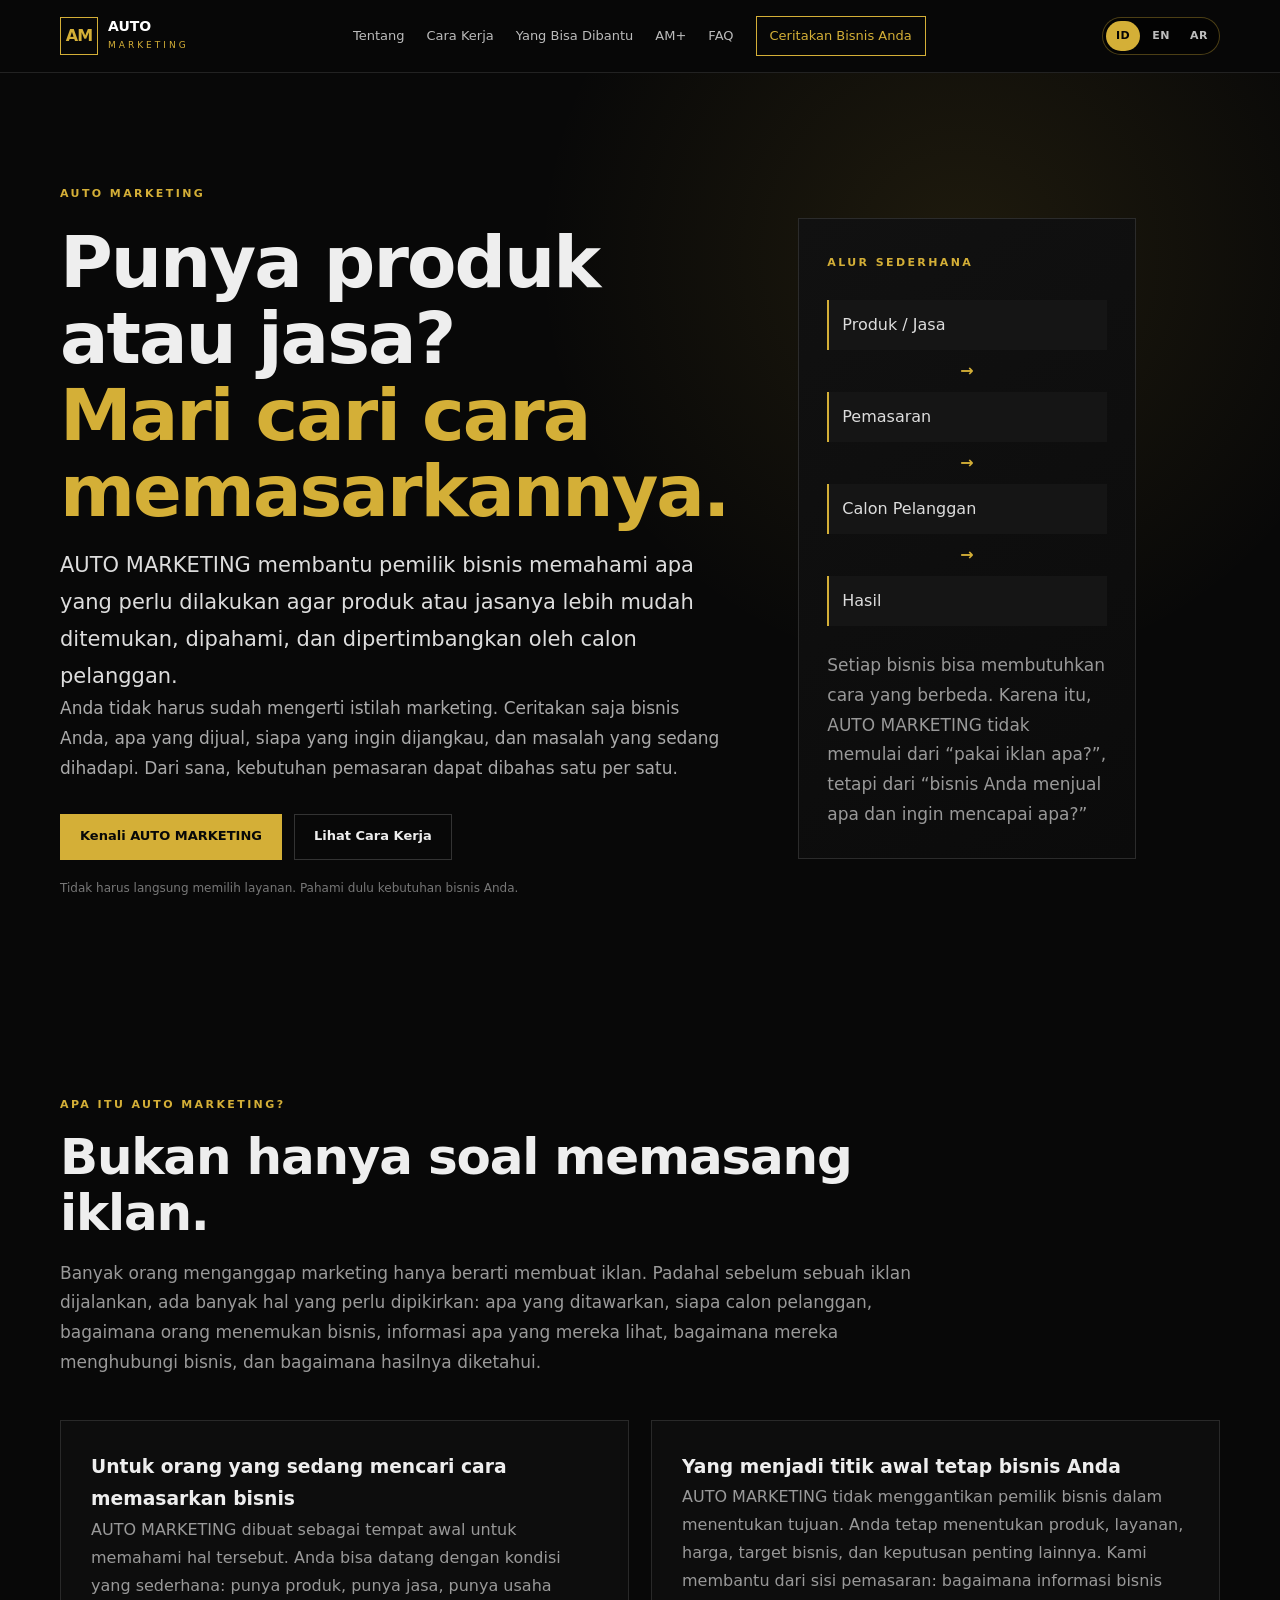
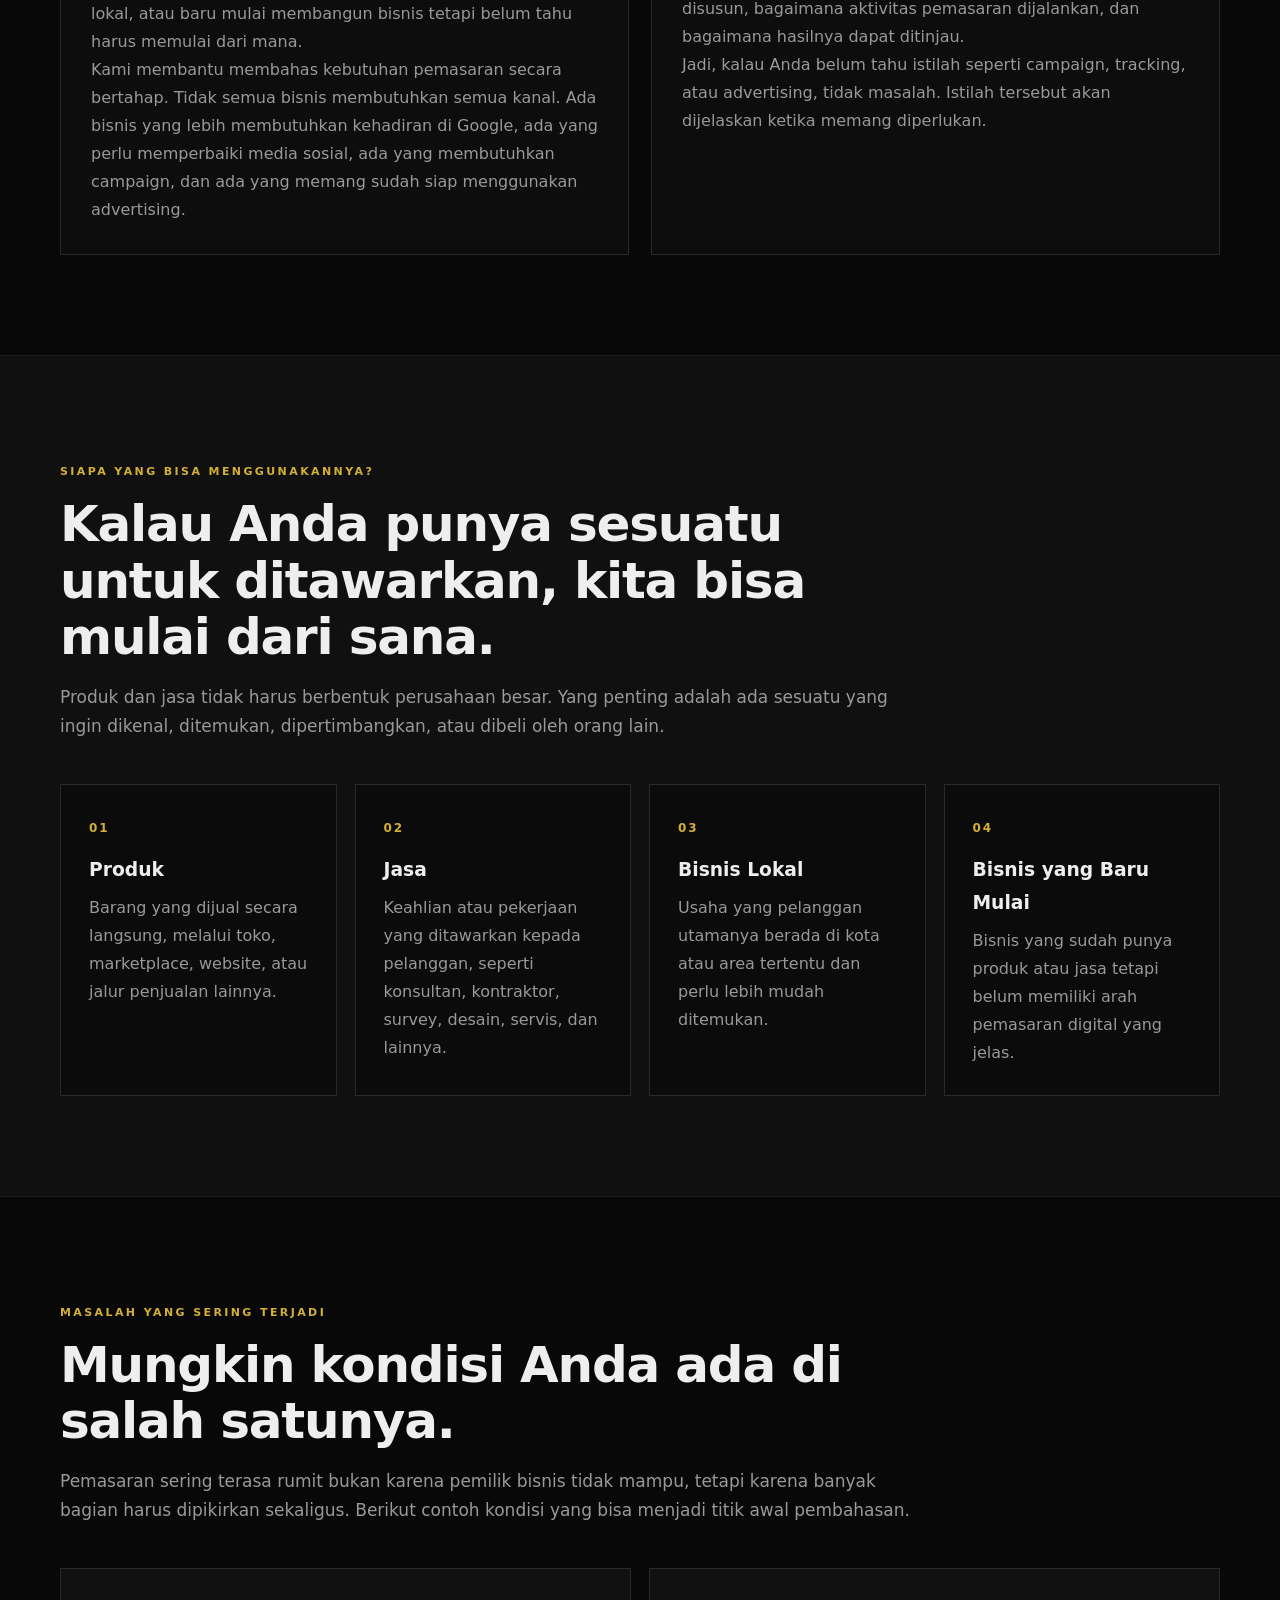
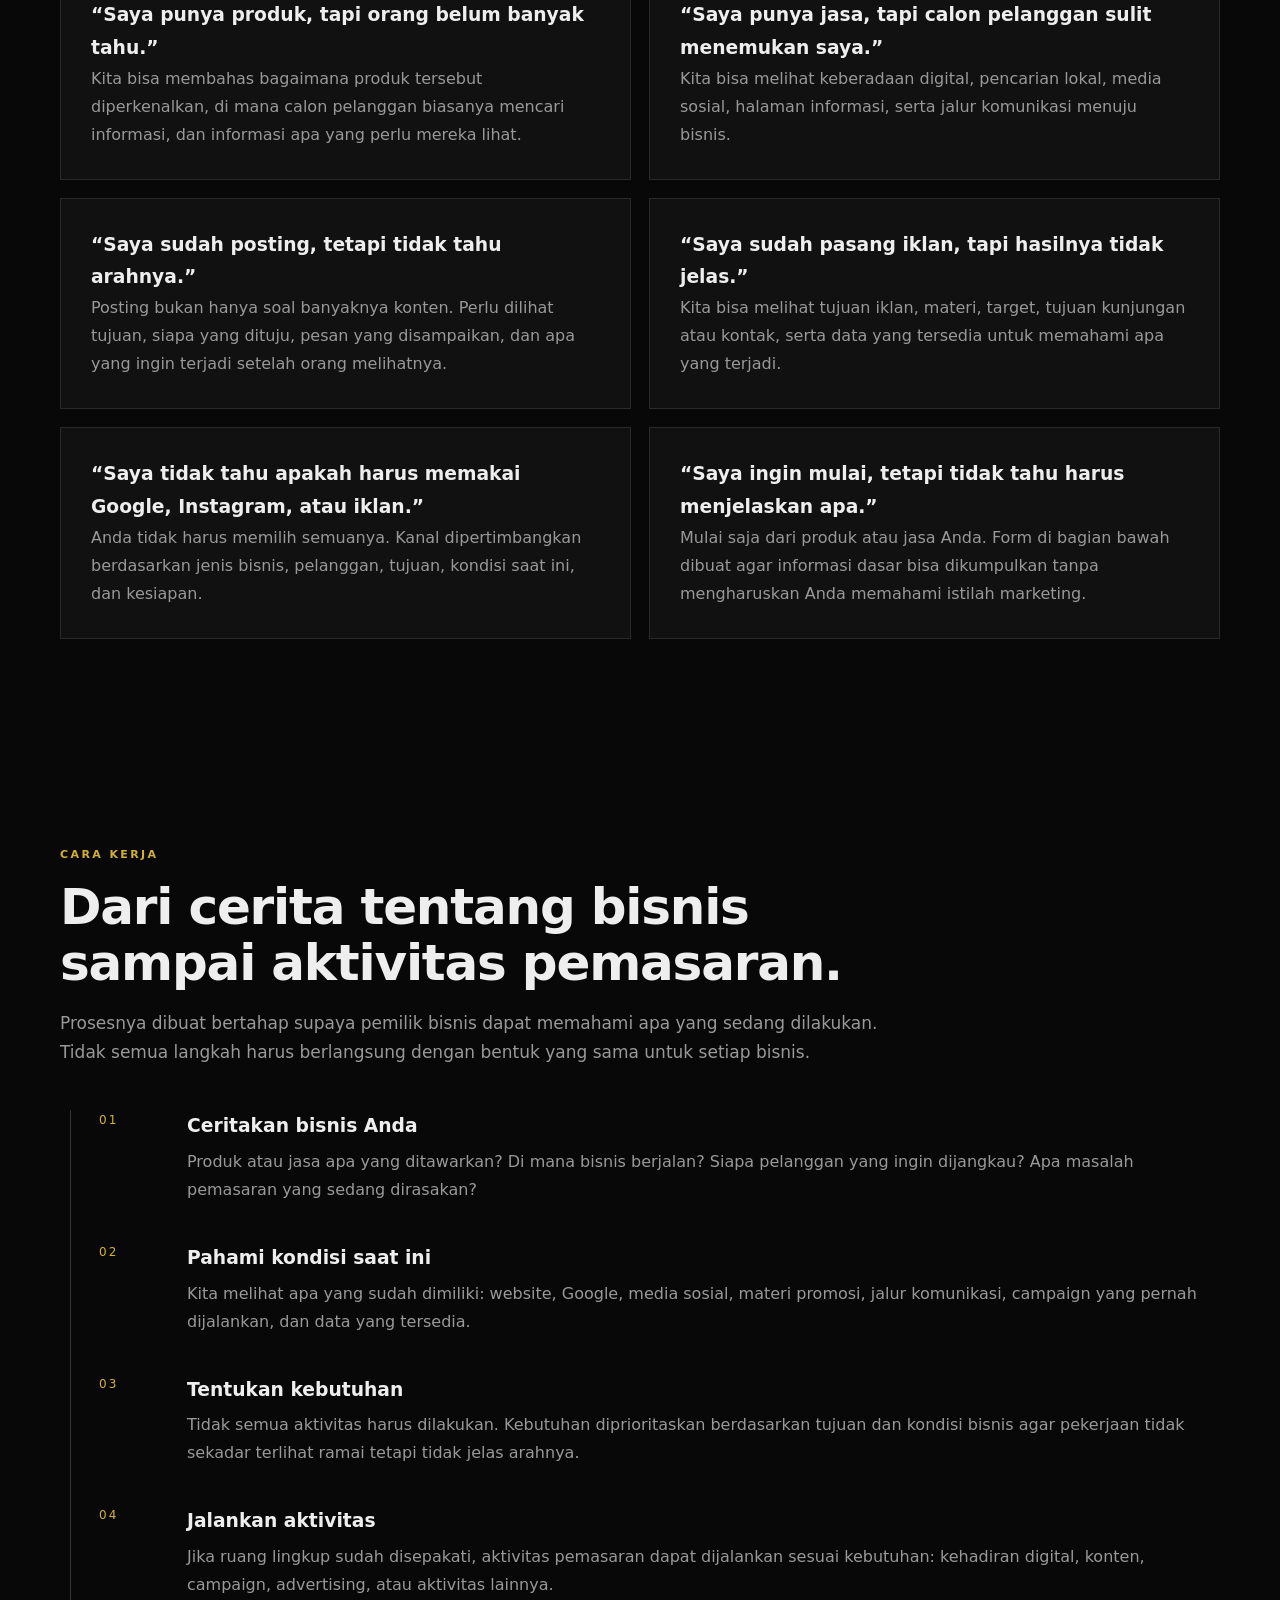
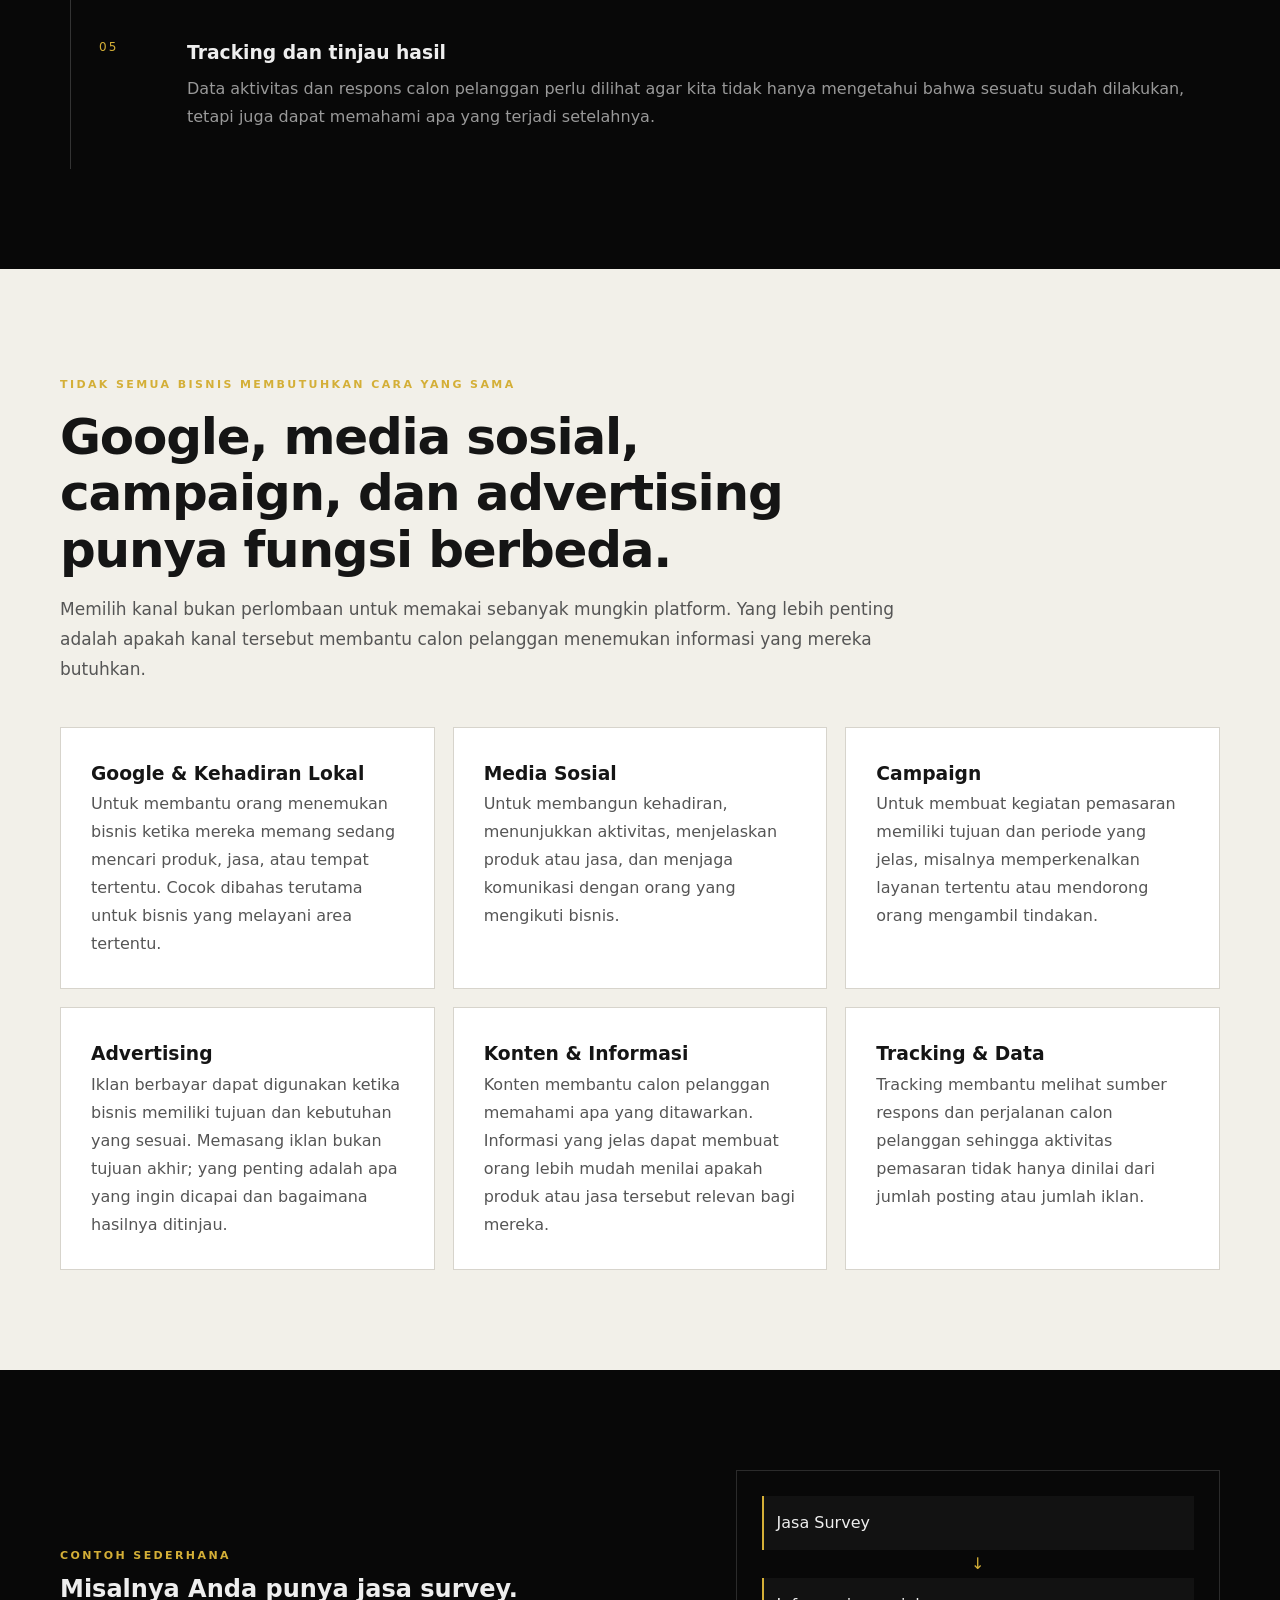
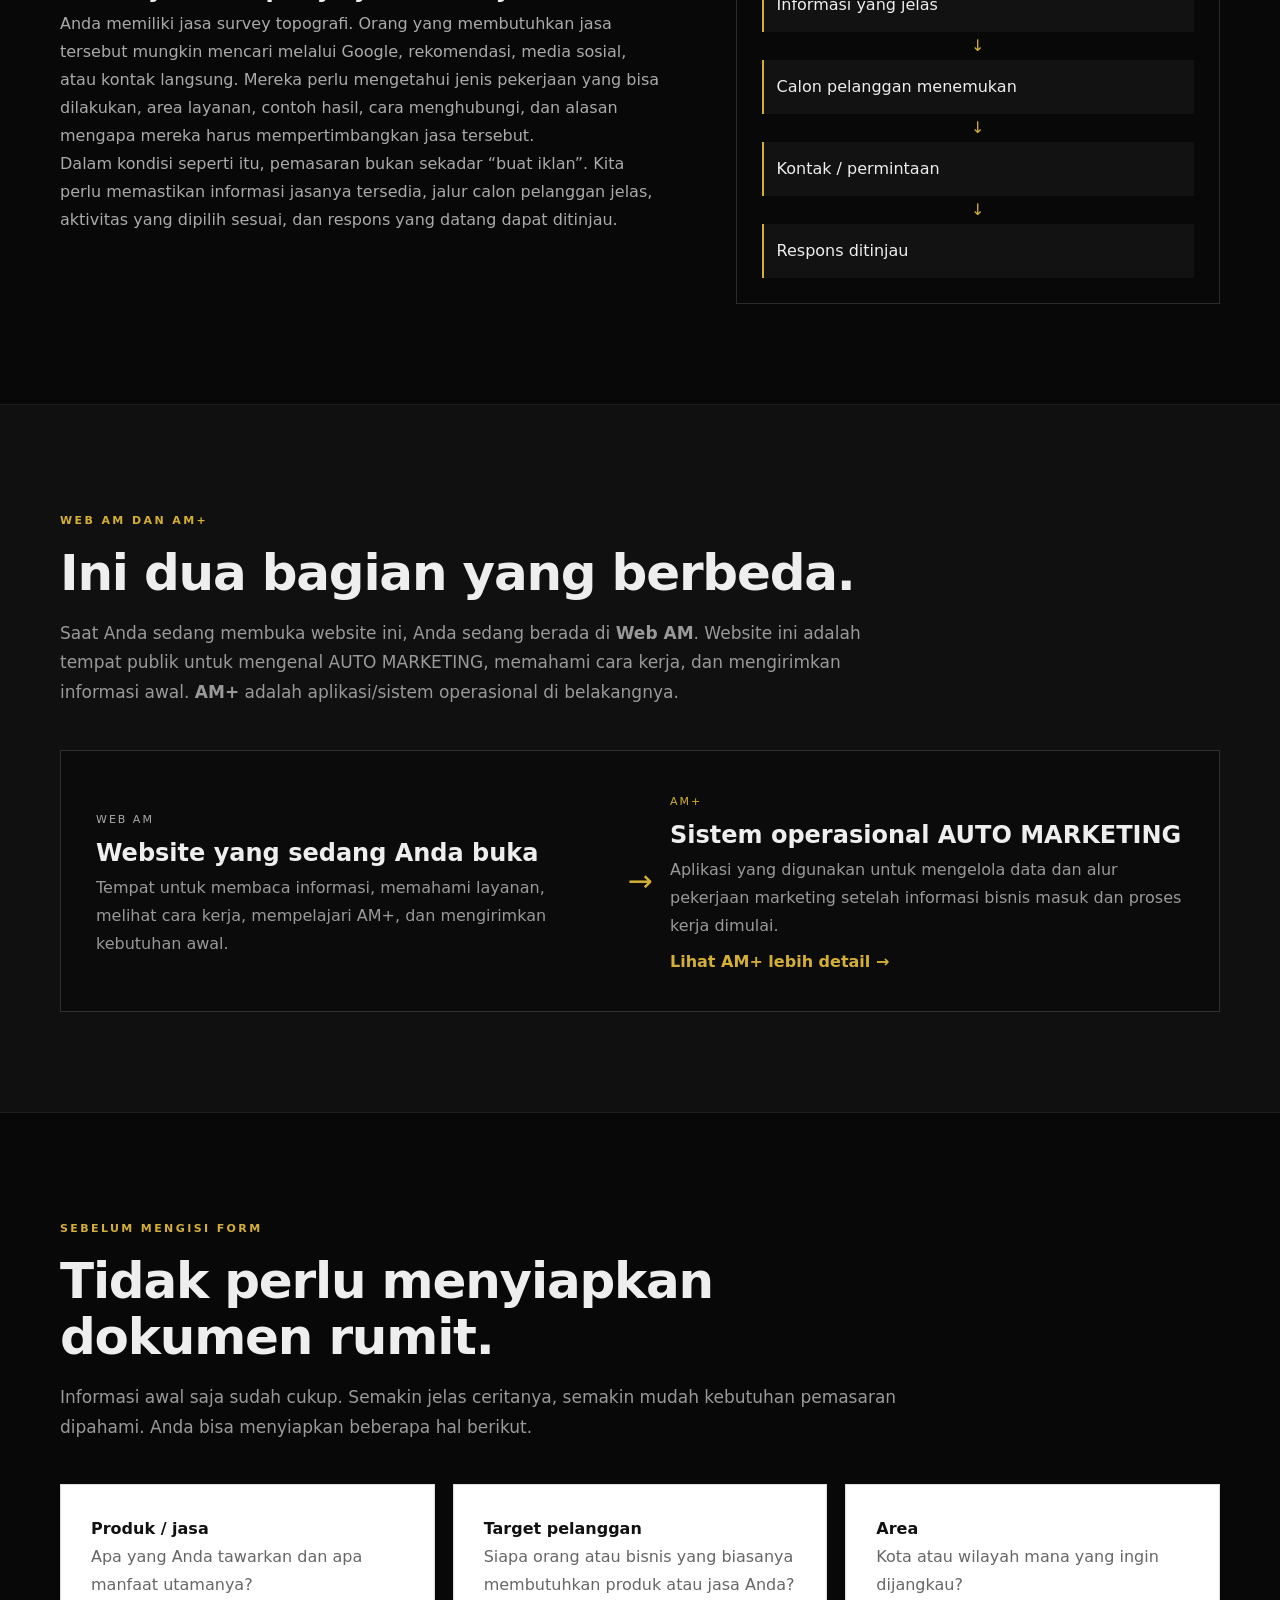
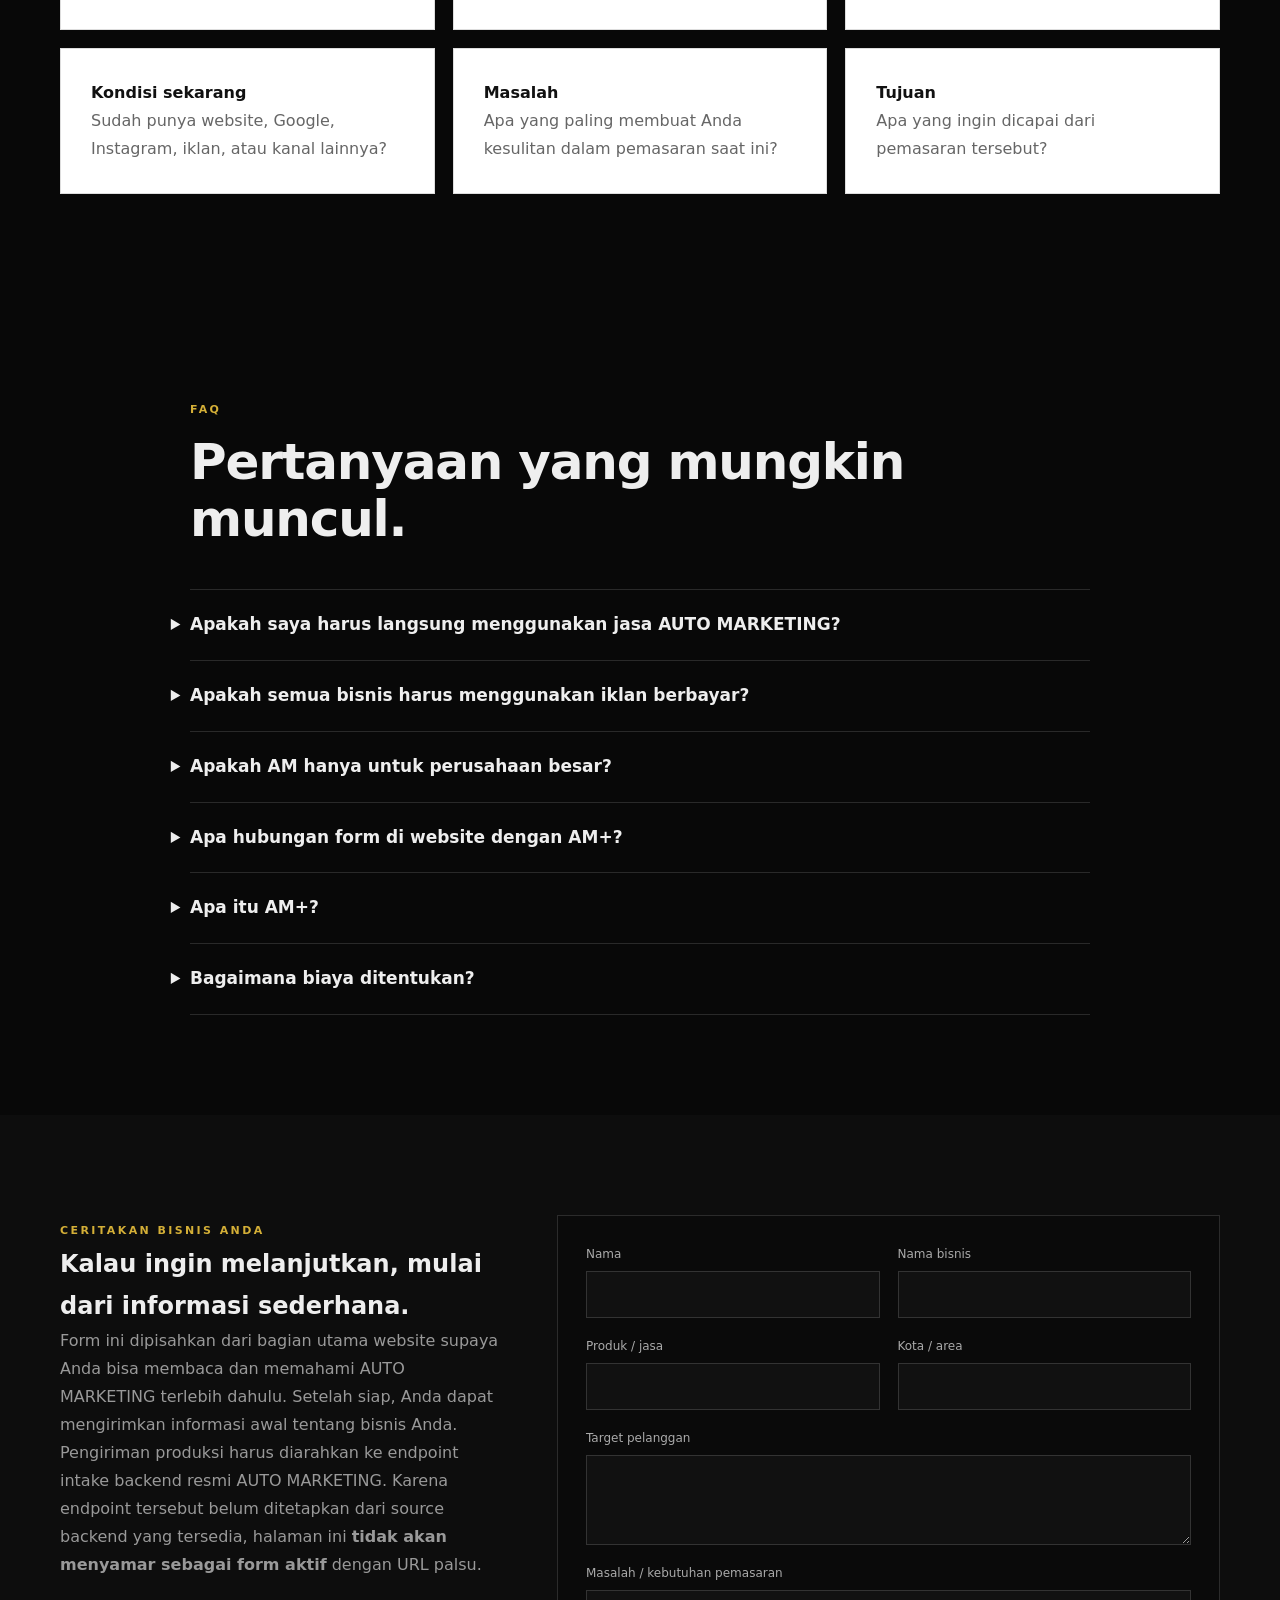
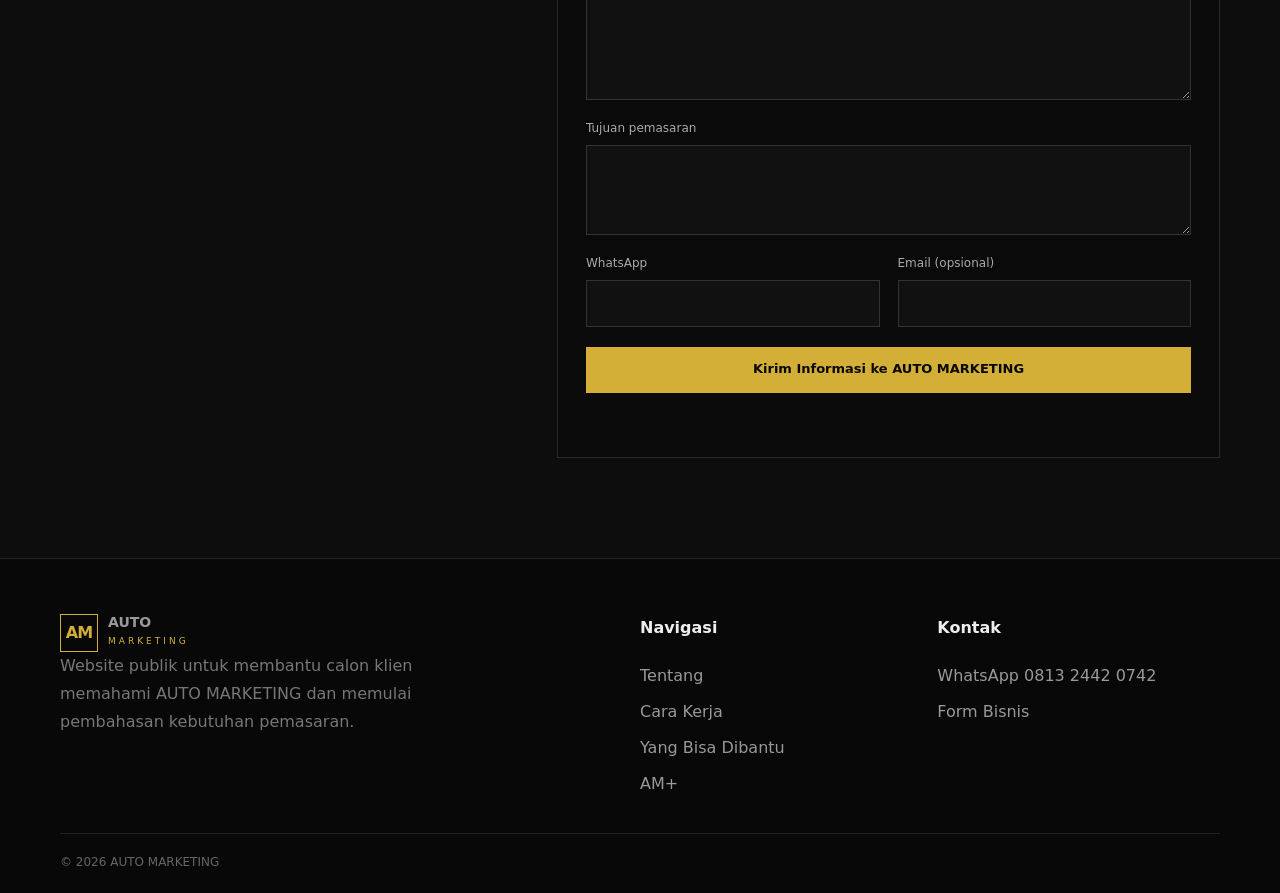
<file: index.html>
<!DOCTYPE html>
<html lang="id">
<head>
<meta charset="UTF-8">
<meta name="viewport" content="width=device-width, initial-scale=1.0">
<meta name="description" content="AUTO MARKETING membantu bisnis memahami dan menjalankan pemasaran produk atau jasa dengan arah yang lebih jelas.">
<title>AUTO MARKETING — Pemasaran untuk Produk & Jasa</title>
<link rel="stylesheet" href="style.css">
</head>
<body>
<header class="site-header" id="siteHeader">
  <div class="container nav-wrap">
    <a class="brand" href="#home" aria-label="AUTO MARKETING">
      <span class="brand-mark">AM</span>
      <span><strong>AUTO</strong><small>MARKETING</small></span>
    </a>
    <button class="menu-toggle" id="menuToggle" aria-label="Buka menu" aria-expanded="false">☰</button>
    <nav class="nav" id="mainNav">
      <a href="#tentang">Tentang</a>
      <a href="#cara-kerja">Cara Kerja</a>
      <a href="#bantuan">Yang Bisa Dibantu</a>
     <a href="am-plus.html">AM+</a>
      <a href="#faq">FAQ</a>
      <a class="nav-cta" href="#form">Ceritakan Bisnis Anda</a>
    </nav>
  </div>
</header>

<main id="home">
<section class="hero">
  <div class="container hero-grid">
    <div class="hero-copy reveal">
      <span class="eyebrow">AUTO MARKETING</span>
      <h1>Punya produk atau jasa?<br><span>Mari cari cara memasarkannya.</span></h1>
      <p class="hero-lead">
        AUTO MARKETING membantu pemilik bisnis memahami apa yang perlu dilakukan agar produk atau jasanya
        lebih mudah ditemukan, dipahami, dan dipertimbangkan oleh calon pelanggan.
      </p>
      <p>
        Anda tidak harus sudah mengerti istilah marketing. Ceritakan saja bisnis Anda, apa yang dijual,
        siapa yang ingin dijangkau, dan masalah yang sedang dihadapi. Dari sana, kebutuhan pemasaran dapat dibahas
        satu per satu.
      </p>
      <div class="button-row">
        <a class="button primary" href="#tentang">Kenali AUTO MARKETING</a>
        <a class="button secondary" href="#cara-kerja">Lihat Cara Kerja</a>
      </div>
      <div class="hero-note">Tidak harus langsung memilih layanan. Pahami dulu kebutuhan bisnis Anda.</div>
    </div>
    <div class="hero-panel reveal">
      <div class="panel-label">ALUR SEDERHANA</div>
      <div class="flow">
        <span>Produk / Jasa</span><b>→</b>
        <span>Pemasaran</span><b>→</b>
        <span>Calon Pelanggan</span><b>→</b>
        <span>Hasil</span>
      </div>
      <p>
        Setiap bisnis bisa membutuhkan cara yang berbeda. Karena itu, AUTO MARKETING tidak memulai dari
        “pakai iklan apa?”, tetapi dari “bisnis Anda menjual apa dan ingin mencapai apa?”
      </p>
    </div>
  </div>
</section>

<section class="section" id="tentang">
  <div class="container">
    <div class="section-head reveal">
      <span class="eyebrow">APA ITU AUTO MARKETING?</span>
      <h2>Bukan hanya soal memasang iklan.</h2>
      <p>
        Banyak orang menganggap marketing hanya berarti membuat iklan. Padahal sebelum sebuah iklan dijalankan,
        ada banyak hal yang perlu dipikirkan: apa yang ditawarkan, siapa calon pelanggan, bagaimana orang menemukan
        bisnis, informasi apa yang mereka lihat, bagaimana mereka menghubungi bisnis, dan bagaimana hasilnya diketahui.
      </p>
    </div>
    <div class="two-col">
      <article class="text-card reveal">
        <h3>Untuk orang yang sedang mencari cara memasarkan bisnis</h3>
        <p>
          AUTO MARKETING dibuat sebagai tempat awal untuk memahami hal tersebut. Anda bisa datang dengan kondisi
          yang sederhana: punya produk, punya jasa, punya usaha lokal, atau baru mulai membangun bisnis tetapi
          belum tahu harus memulai dari mana.
        </p>
        <p>
          Kami membantu membahas kebutuhan pemasaran secara bertahap. Tidak semua bisnis membutuhkan semua kanal.
          Ada bisnis yang lebih membutuhkan kehadiran di Google, ada yang perlu memperbaiki media sosial,
          ada yang membutuhkan campaign, dan ada yang memang sudah siap menggunakan advertising.
        </p>
      </article>
      <article class="text-card reveal">
        <h3>Yang menjadi titik awal tetap bisnis Anda</h3>
        <p>
          AUTO MARKETING tidak menggantikan pemilik bisnis dalam menentukan tujuan. Anda tetap menentukan produk,
          layanan, harga, target bisnis, dan keputusan penting lainnya. Kami membantu dari sisi pemasaran:
          bagaimana informasi bisnis disusun, bagaimana aktivitas pemasaran dijalankan, dan bagaimana hasilnya
          dapat ditinjau.
        </p>
        <p>
          Jadi, kalau Anda belum tahu istilah seperti campaign, tracking, atau advertising, tidak masalah.
          Istilah tersebut akan dijelaskan ketika memang diperlukan.
        </p>
      </article>
    </div>
  </div>
</section>

<section class="section dark-section">
  <div class="container">
    <div class="section-head reveal">
      <span class="eyebrow">SIAPA YANG BISA MENGGUNAKANNYA?</span>
      <h2>Kalau Anda punya sesuatu untuk ditawarkan, kita bisa mulai dari sana.</h2>
      <p>
        Produk dan jasa tidak harus berbentuk perusahaan besar. Yang penting adalah ada sesuatu yang ingin dikenal,
        ditemukan, dipertimbangkan, atau dibeli oleh orang lain.
      </p>
    </div>
    <div class="cards four">
      <article class="info-card reveal"><b>01</b><h3>Produk</h3><p>Barang yang dijual secara langsung, melalui toko, marketplace, website, atau jalur penjualan lainnya.</p></article>
      <article class="info-card reveal"><b>02</b><h3>Jasa</h3><p>Keahlian atau pekerjaan yang ditawarkan kepada pelanggan, seperti konsultan, kontraktor, survey, desain, servis, dan lainnya.</p></article>
      <article class="info-card reveal"><b>03</b><h3>Bisnis Lokal</h3><p>Usaha yang pelanggan utamanya berada di kota atau area tertentu dan perlu lebih mudah ditemukan.</p></article>
      <article class="info-card reveal"><b>04</b><h3>Bisnis yang Baru Mulai</h3><p>Bisnis yang sudah punya produk atau jasa tetapi belum memiliki arah pemasaran digital yang jelas.</p></article>
    </div>
  </div>
</section>

<section class="section" id="bantuan">
  <div class="container">
    <div class="section-head reveal">
      <span class="eyebrow">MASALAH YANG SERING TERJADI</span>
      <h2>Mungkin kondisi Anda ada di salah satunya.</h2>
      <p>
        Pemasaran sering terasa rumit bukan karena pemilik bisnis tidak mampu, tetapi karena banyak bagian harus
        dipikirkan sekaligus. Berikut contoh kondisi yang bisa menjadi titik awal pembahasan.
      </p>
    </div>
    <div class="cards two">
      <article class="problem-card reveal"><h3>“Saya punya produk, tapi orang belum banyak tahu.”</h3><p>Kita bisa membahas bagaimana produk tersebut diperkenalkan, di mana calon pelanggan biasanya mencari informasi, dan informasi apa yang perlu mereka lihat.</p></article>
      <article class="problem-card reveal"><h3>“Saya punya jasa, tapi calon pelanggan sulit menemukan saya.”</h3><p>Kita bisa melihat keberadaan digital, pencarian lokal, media sosial, halaman informasi, serta jalur komunikasi menuju bisnis.</p></article>
      <article class="problem-card reveal"><h3>“Saya sudah posting, tetapi tidak tahu arahnya.”</h3><p>Posting bukan hanya soal banyaknya konten. Perlu dilihat tujuan, siapa yang dituju, pesan yang disampaikan, dan apa yang ingin terjadi setelah orang melihatnya.</p></article>
      <article class="problem-card reveal"><h3>“Saya sudah pasang iklan, tapi hasilnya tidak jelas.”</h3><p>Kita bisa melihat tujuan iklan, materi, target, tujuan kunjungan atau kontak, serta data yang tersedia untuk memahami apa yang terjadi.</p></article>
      <article class="problem-card reveal"><h3>“Saya tidak tahu apakah harus memakai Google, Instagram, atau iklan.”</h3><p>Anda tidak harus memilih semuanya. Kanal dipertimbangkan berdasarkan jenis bisnis, pelanggan, tujuan, kondisi saat ini, dan kesiapan.</p></article>
      <article class="problem-card reveal"><h3>“Saya ingin mulai, tetapi tidak tahu harus menjelaskan apa.”</h3><p>Mulai saja dari produk atau jasa Anda. Form di bagian bawah dibuat agar informasi dasar bisa dikumpulkan tanpa mengharuskan Anda memahami istilah marketing.</p></article>
    </div>
  </div>
</section>

<section class="section" id="cara-kerja">
  <div class="container">
    <div class="section-head reveal">
      <span class="eyebrow">CARA KERJA</span>
      <h2>Dari cerita tentang bisnis sampai aktivitas pemasaran.</h2>
      <p>
        Prosesnya dibuat bertahap supaya pemilik bisnis dapat memahami apa yang sedang dilakukan. Tidak semua langkah
        harus berlangsung dengan bentuk yang sama untuk setiap bisnis.
      </p>
    </div>
    <div class="timeline">
      <article class="step reveal"><span>01</span><div><h3>Ceritakan bisnis Anda</h3><p>Produk atau jasa apa yang ditawarkan? Di mana bisnis berjalan? Siapa pelanggan yang ingin dijangkau? Apa masalah pemasaran yang sedang dirasakan?</p></div></article>
      <article class="step reveal"><span>02</span><div><h3>Pahami kondisi saat ini</h3><p>Kita melihat apa yang sudah dimiliki: website, Google, media sosial, materi promosi, jalur komunikasi, campaign yang pernah dijalankan, dan data yang tersedia.</p></div></article>
      <article class="step reveal"><span>03</span><div><h3>Tentukan kebutuhan</h3><p>Tidak semua aktivitas harus dilakukan. Kebutuhan diprioritaskan berdasarkan tujuan dan kondisi bisnis agar pekerjaan tidak sekadar terlihat ramai tetapi tidak jelas arahnya.</p></div></article>
      <article class="step reveal"><span>04</span><div><h3>Jalankan aktivitas</h3><p>Jika ruang lingkup sudah disepakati, aktivitas pemasaran dapat dijalankan sesuai kebutuhan: kehadiran digital, konten, campaign, advertising, atau aktivitas lainnya.</p></div></article>
      <article class="step reveal"><span>05</span><div><h3>Tracking dan tinjau hasil</h3><p>Data aktivitas dan respons calon pelanggan perlu dilihat agar kita tidak hanya mengetahui bahwa sesuatu sudah dilakukan, tetapi juga dapat memahami apa yang terjadi setelahnya.</p></div></article>
    </div>
  </div>
</section>

<section class="section soft-section">
  <div class="container">
    <div class="section-head reveal">
      <span class="eyebrow">TIDAK SEMUA BISNIS MEMBUTUHKAN CARA YANG SAMA</span>
      <h2>Google, media sosial, campaign, dan advertising punya fungsi berbeda.</h2>
      <p>
        Memilih kanal bukan perlombaan untuk memakai sebanyak mungkin platform. Yang lebih penting adalah apakah
        kanal tersebut membantu calon pelanggan menemukan informasi yang mereka butuhkan.
      </p>
    </div>
    <div class="cards three">
      <article class="service-card reveal"><h3>Google & Kehadiran Lokal</h3><p>Untuk membantu orang menemukan bisnis ketika mereka memang sedang mencari produk, jasa, atau tempat tertentu. Cocok dibahas terutama untuk bisnis yang melayani area tertentu.</p></article>
      <article class="service-card reveal"><h3>Media Sosial</h3><p>Untuk membangun kehadiran, menunjukkan aktivitas, menjelaskan produk atau jasa, dan menjaga komunikasi dengan orang yang mengikuti bisnis.</p></article>
      <article class="service-card reveal"><h3>Campaign</h3><p>Untuk membuat kegiatan pemasaran memiliki tujuan dan periode yang jelas, misalnya memperkenalkan layanan tertentu atau mendorong orang mengambil tindakan.</p></article>
      <article class="service-card reveal"><h3>Advertising</h3><p>Iklan berbayar dapat digunakan ketika bisnis memiliki tujuan dan kebutuhan yang sesuai. Memasang iklan bukan tujuan akhir; yang penting adalah apa yang ingin dicapai dan bagaimana hasilnya ditinjau.</p></article>
      <article class="service-card reveal"><h3>Konten & Informasi</h3><p>Konten membantu calon pelanggan memahami apa yang ditawarkan. Informasi yang jelas dapat membuat orang lebih mudah menilai apakah produk atau jasa tersebut relevan bagi mereka.</p></article>
      <article class="service-card reveal"><h3>Tracking & Data</h3><p>Tracking membantu melihat sumber respons dan perjalanan calon pelanggan sehingga aktivitas pemasaran tidak hanya dinilai dari jumlah posting atau jumlah iklan.</p></article>
    </div>
  </div>
</section>

<section class="section">
  <div class="container example-grid">
    <div class="example-copy reveal">
      <span class="eyebrow">CONTOH SEDERHANA</span>
      <h2>Misalnya Anda punya jasa survey.</h2>
      <p>
        Anda memiliki jasa survey topografi. Orang yang membutuhkan jasa tersebut mungkin mencari melalui Google,
        rekomendasi, media sosial, atau kontak langsung. Mereka perlu mengetahui jenis pekerjaan yang bisa dilakukan,
        area layanan, contoh hasil, cara menghubungi, dan alasan mengapa mereka harus mempertimbangkan jasa tersebut.
      </p>
      <p>
        Dalam kondisi seperti itu, pemasaran bukan sekadar “buat iklan”. Kita perlu memastikan informasi jasanya
        tersedia, jalur calon pelanggan jelas, aktivitas yang dipilih sesuai, dan respons yang datang dapat ditinjau.
      </p>
    </div>
    <div class="example-flow reveal">
      <div>Jasa Survey</div><i>↓</i><div>Informasi yang jelas</div><i>↓</i><div>Calon pelanggan menemukan</div><i>↓</i><div>Kontak / permintaan</div><i>↓</i><div>Respons ditinjau</div>
    </div>
  </div>
</section>

<section class="section dark-section">
  <div class="container">
    <div class="section-head reveal">
      <span class="eyebrow">WEB AM DAN AM+</span>
      <h2>Ini dua bagian yang berbeda.</h2>
      <p>
        Saat Anda sedang membuka website ini, Anda sedang berada di <strong>Web AM</strong>. Website ini adalah
        tempat publik untuk mengenal AUTO MARKETING, memahami cara kerja, dan mengirimkan informasi awal.
        <strong>AM+</strong> adalah aplikasi/sistem operasional di belakangnya.
      </p>
    </div>
    <div class="split-box reveal">
      <div>
        <span class="box-tag">WEB AM</span>
        <h3>Website yang sedang Anda buka</h3>
        <p>Tempat untuk membaca informasi, memahami layanan, melihat cara kerja, mempelajari AM+, dan mengirimkan kebutuhan awal.</p>
      </div>
      <div class="connector">→</div>
      <div>
        <span class="box-tag gold">AM+</span>
        <h3>Sistem operasional AUTO MARKETING</h3>
        <p>Aplikasi yang digunakan untuk mengelola data dan alur pekerjaan marketing setelah informasi bisnis masuk dan proses kerja dimulai.</p>
        <a class="text-link" href="am-plus.html">Lihat AM+ lebih detail →</a>
      </div>
    </div>
  </div>
</section>

<section class="section" id="persiapan">
  <div class="container">
    <div class="section-head reveal">
      <span class="eyebrow">SEBELUM MENGISI FORM</span>
      <h2>Tidak perlu menyiapkan dokumen rumit.</h2>
      <p>
        Informasi awal saja sudah cukup. Semakin jelas ceritanya, semakin mudah kebutuhan pemasaran dipahami.
        Anda bisa menyiapkan beberapa hal berikut.
      </p>
    </div>
    <div class="cards three">
      <article class="mini-card reveal"><b>Produk / jasa</b><p>Apa yang Anda tawarkan dan apa manfaat utamanya?</p></article>
      <article class="mini-card reveal"><b>Target pelanggan</b><p>Siapa orang atau bisnis yang biasanya membutuhkan produk atau jasa Anda?</p></article>
      <article class="mini-card reveal"><b>Area</b><p>Kota atau wilayah mana yang ingin dijangkau?</p></article>
      <article class="mini-card reveal"><b>Kondisi sekarang</b><p>Sudah punya website, Google, Instagram, iklan, atau kanal lainnya?</p></article>
      <article class="mini-card reveal"><b>Masalah</b><p>Apa yang paling membuat Anda kesulitan dalam pemasaran saat ini?</p></article>
      <article class="mini-card reveal"><b>Tujuan</b><p>Apa yang ingin dicapai dari pemasaran tersebut?</p></article>
    </div>
  </div>
</section>

<section class="section" id="faq">
  <div class="container narrow">
    <div class="section-head reveal">
      <span class="eyebrow">FAQ</span>
      <h2>Pertanyaan yang mungkin muncul.</h2>
    </div>
    <div class="faq">
      <details class="reveal"><summary>Apakah saya harus langsung menggunakan jasa AUTO MARKETING?</summary><p>Tidak. Website ini dibuat agar Anda bisa memahami dulu apa yang mungkin dibutuhkan. Keputusan untuk melanjutkan tetap berada di tangan Anda.</p></details>
      <details class="reveal"><summary>Apakah semua bisnis harus menggunakan iklan berbayar?</summary><p>Tidak. Advertising hanya salah satu pilihan. Kebutuhan bisa berbeda: ada yang lebih membutuhkan Google, informasi website, media sosial, campaign, atau perbaikan jalur calon pelanggan.</p></details>
      <details class="reveal"><summary>Apakah AM hanya untuk perusahaan besar?</summary><p>Tidak harus. Pembahasan dimulai dari produk atau jasa, kondisi bisnis, pelanggan yang ingin dijangkau, dan tujuan pemasaran.</p></details>
      <details class="reveal"><summary>Apa hubungan form di website dengan AM+?</summary><p>Form dirancang sebagai jalur intake awal. Setelah jalur backend resmi tersedia, data yang dikirim dapat masuk ke sistem AM untuk diproses sebagai calon client/lead. Mengisi form tidak otomatis berarti menjadi customer.</p></details>
      <details class="reveal"><summary>Apa itu AM+?</summary><p>AM+ adalah aplikasi/sistem operasional AUTO MARKETING. Halaman khususnya menjelaskan lebih detail bagaimana sistem tersebut digunakan untuk mengelola pekerjaan dan data marketing.</p></details>
      <details class="reveal"><summary>Bagaimana biaya ditentukan?</summary><p>Biaya bergantung pada kebutuhan dan ruang lingkup pekerjaan. Tidak semua layanan harus digunakan. Pembahasan kebutuhan dilakukan sebelum ruang lingkup pekerjaan ditentukan.</p></details>
    </div>
  </div>
</section>

<section class="section form-section" id="form">
  <div class="container form-layout">
    <div class="form-intro reveal">
      <span class="eyebrow">CERITAKAN BISNIS ANDA</span>
      <h2>Kalau ingin melanjutkan, mulai dari informasi sederhana.</h2>
      <p>
        Form ini dipisahkan dari bagian utama website supaya Anda bisa membaca dan memahami AUTO MARKETING terlebih dahulu.
        Setelah siap, Anda dapat mengirimkan informasi awal tentang bisnis Anda.
      </p>
      <p>
        Pengiriman produksi harus diarahkan ke endpoint intake backend resmi AUTO MARKETING. Karena endpoint tersebut
        belum ditetapkan dari source backend yang tersedia, halaman ini <strong>tidak akan menyamar sebagai form aktif</strong>
        dengan URL palsu.
      </p>
    </div>
    <form class="intake-form reveal" id="intakeForm">
      <div class="form-grid">
        <label>Nama<input name="name" required autocomplete="name"></label>
        <label>Nama bisnis<input name="business" required autocomplete="organization"></label>
        <label>Produk / jasa<input name="product_service" required></label>
        <label>Kota / area<input name="area"></label>
        <label class="full">Target pelanggan<textarea name="target_customer" rows="3"></textarea></label>
        <label class="full">Masalah / kebutuhan pemasaran<textarea name="need" rows="4" required></textarea></label>
        <label class="full">Tujuan pemasaran<textarea name="goal" rows="3"></textarea></label>
        <label>WhatsApp<input name="whatsapp" required inputmode="tel"></label>
        <label>Email (opsional)<input name="email" type="email" autocomplete="email"></label>
      </div>
      <input type="hidden" name="source" value="WEB_AM">
      <button class="button primary form-submit" type="submit">Kirim Informasi ke AUTO MARKETING</button>
      <p class="form-status" id="formStatus" role="status"></p>
    </form>
  </div>
</section>
</main>

<footer class="footer">
  <div class="container footer-grid">
    <div><a class="brand" href="#home"><span class="brand-mark">AM</span><span><strong>AUTO</strong><small>MARKETING</small></span></a><p>Website publik untuk membantu calon klien memahami AUTO MARKETING dan memulai pembahasan kebutuhan pemasaran.</p></div>
    <div><b>Navigasi</b><a href="#tentang">Tentang</a><a href="#cara-kerja">Cara Kerja</a><a href="#bantuan">Yang Bisa Dibantu</a><a href="am-plus.html">AM+</a></div>
    <div><b>Kontak</b><a href="https://wa.me/6281324420742" target="_blank" rel="noopener">WhatsApp 0813 2442 0742</a><a href="#form">Form Bisnis</a></div>
  </div>
  <div class="container footer-bottom">© <span id="year"></span> AUTO MARKETING</div>
</footer>
<script src="translations.js"></script>
<script src="language.js"></script>
<script src="script.js"></script>
</body>
</html>
</file>
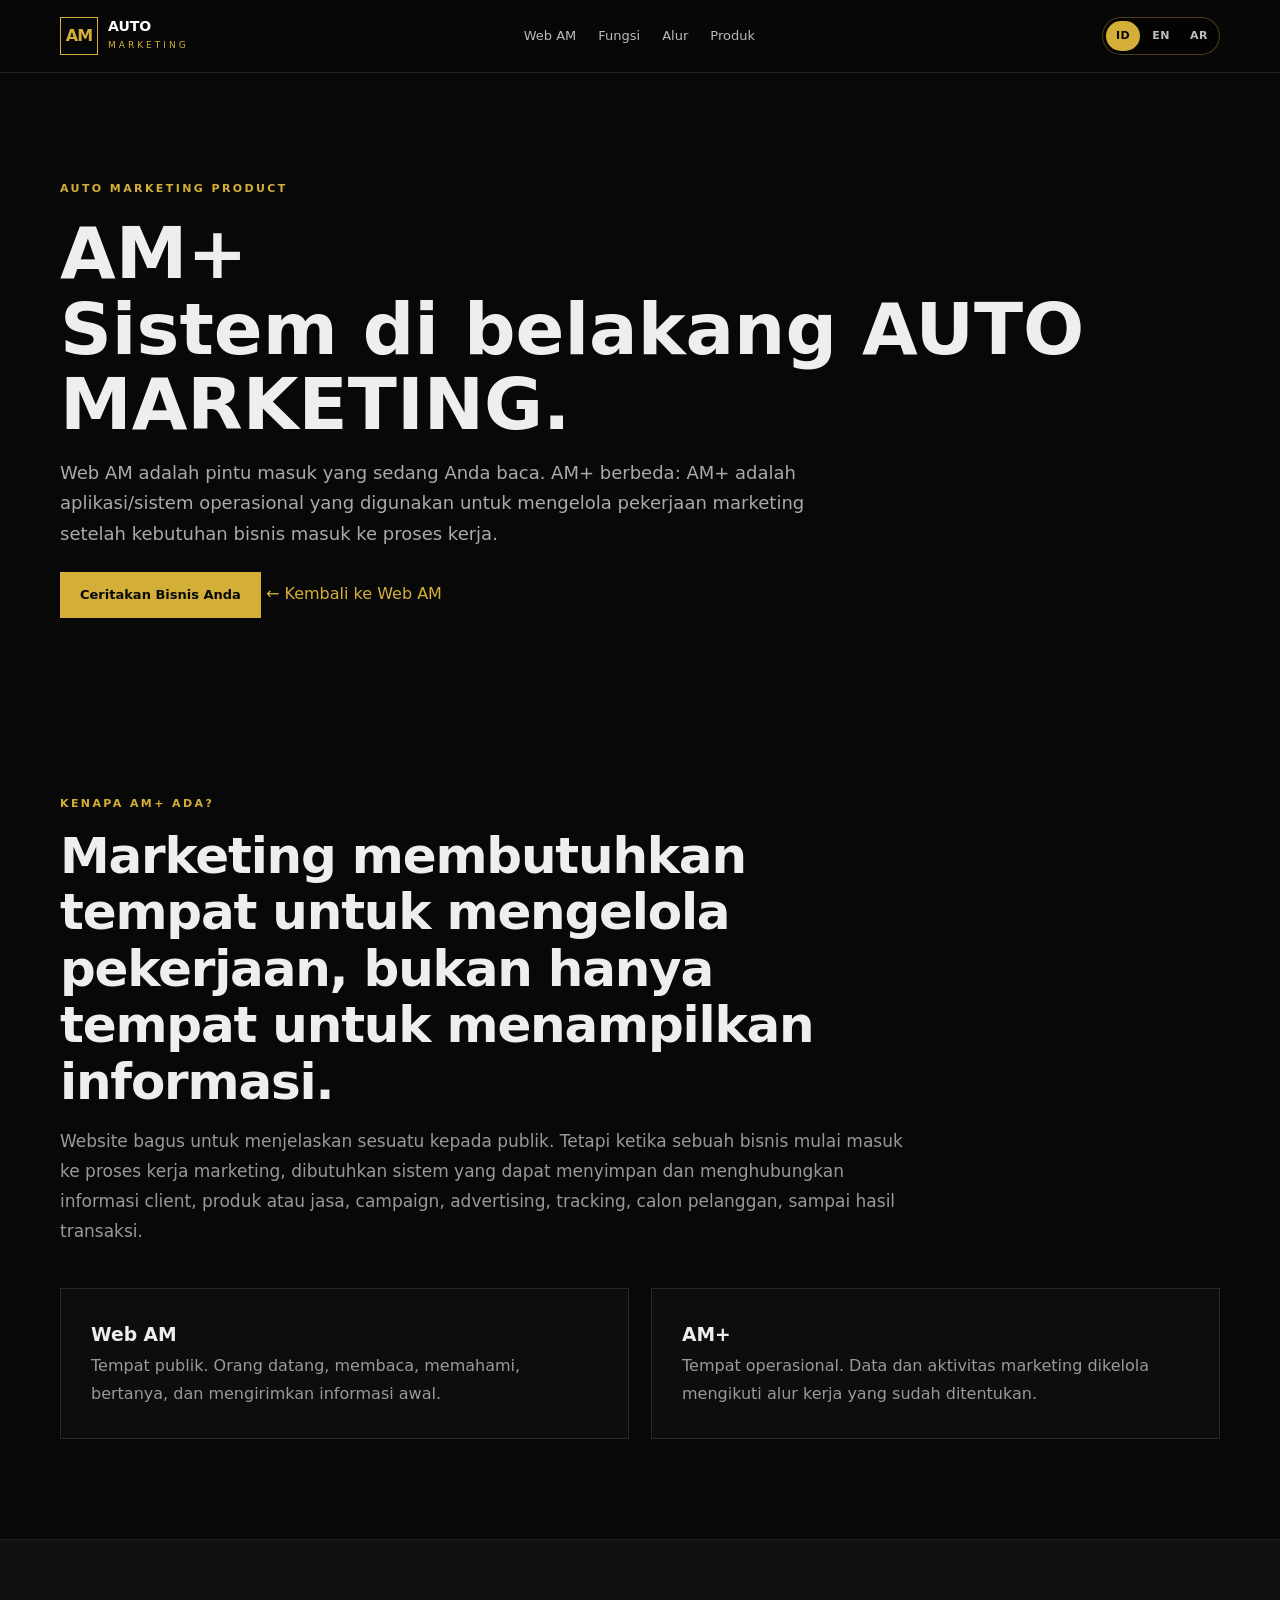
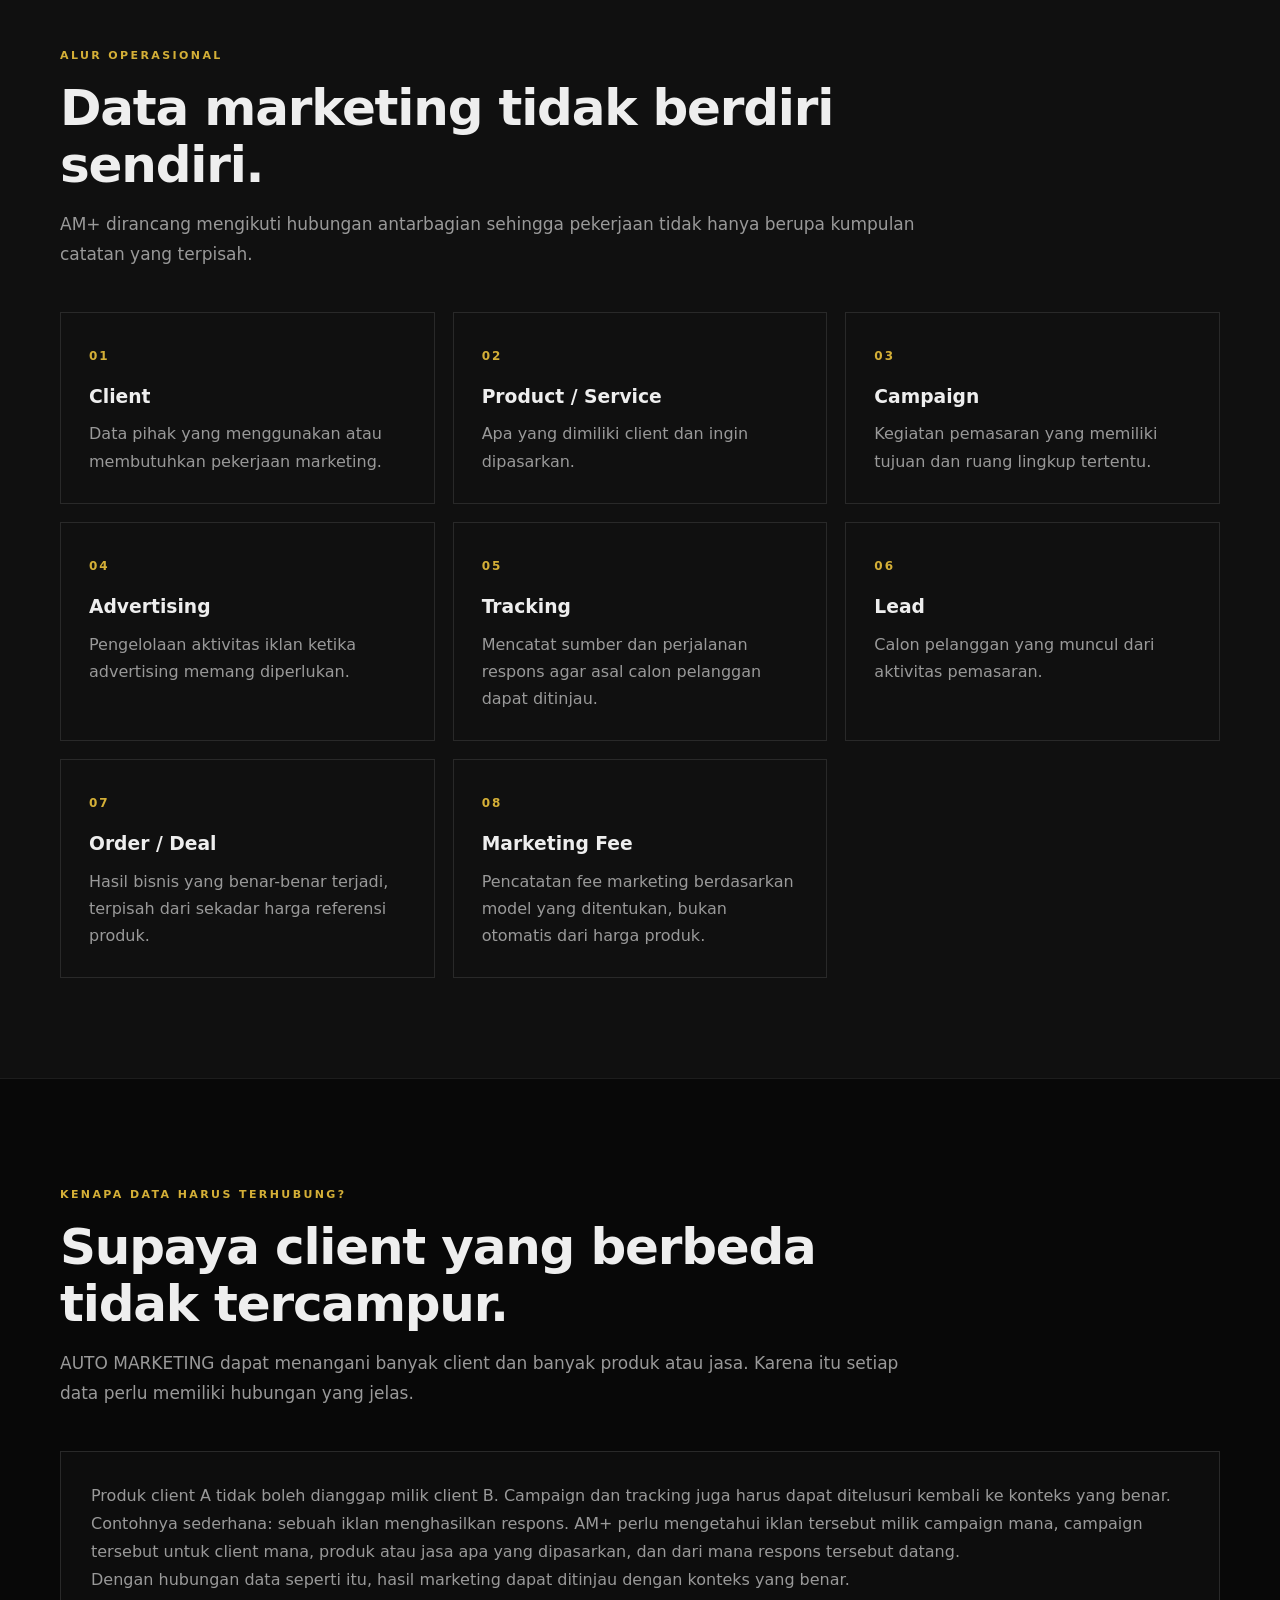
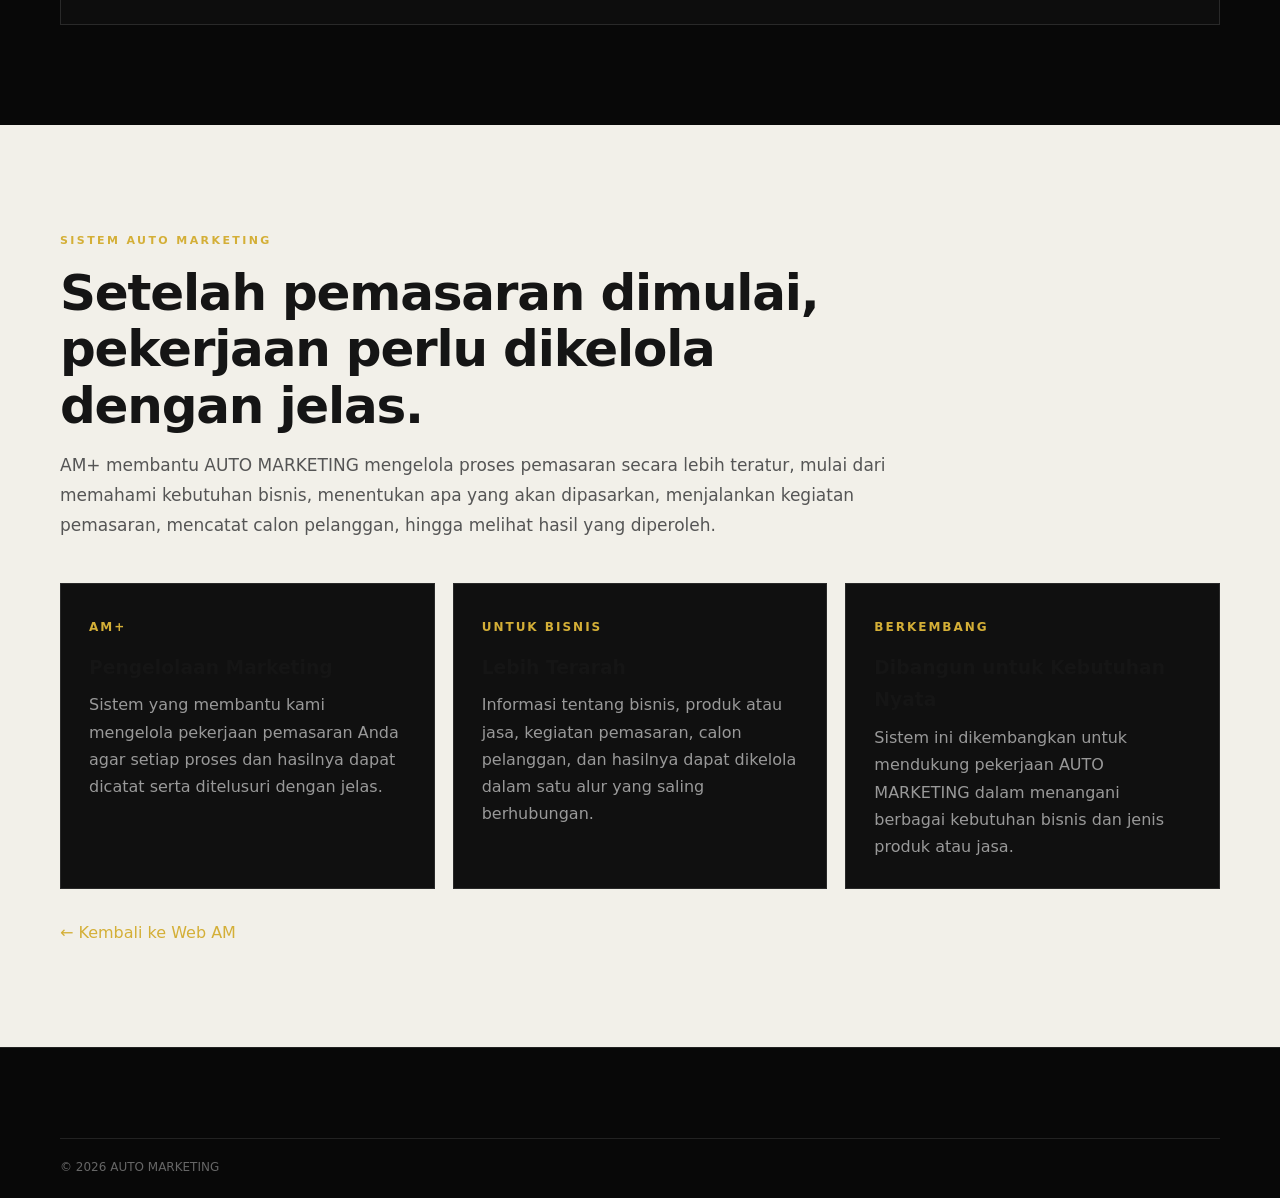
<file: am-plus.html>
<!DOCTYPE html>
<html lang="id">
<head>
<meta charset="UTF-8">
<meta name="viewport" content="width=device-width,initial-scale=1">

<meta name="description" content="AM+ adalah sistem operasional di belakang AUTO MARKETING.">

<title>AM+ — Sistem Operasional AUTO MARKETING</title>

<link rel="stylesheet" href="style.css">

<style>
.product-hero{
  padding:100px 0 70px;
}

.product-hero h1{
  font-size:clamp(42px,7vw,72px);
  line-height:1.05;
  margin:15px 0;
}

.product-hero h1 span{
  display:inline-block;
}

.product-hero p{
  max-width:780px;
  color:#aaa;
  font-size:18px;
  line-height:1.7;
}

.module{
  border:1px solid #292929;
  background:#101010;
  padding:28px;
}

.module b{
  color:#d4af37;
  font-size:12px;
  letter-spacing:2px;
}

.module h3{
  margin:12px 0 7px;
}

.module p{
  color:#999;
  line-height:1.7;
}

.catalog{
  display:grid;
  grid-template-columns:repeat(3,1fr);
  gap:18px;
}

.back{
  display:inline-block;
  color:#d4af37;
  text-decoration:none;
  margin-top:30px;
}

.back:hover{
  text-decoration:underline;
}

@media(max-width:800px){

  .product-hero{
    padding:80px 0 55px;
  }

  .catalog{
    grid-template-columns:1fr 1fr;
  }

}

@media(max-width:560px){

  .product-hero{
    padding:70px 0 45px;
  }

  .product-hero p{
    font-size:16px;
  }

  .catalog{
    grid-template-columns:1fr;
  }

}
</style>
</head>

<body>

<!-- =========================
     HEADER
========================= -->

<header class="site-header" id="siteHeader">

  <div class="container nav-wrap">

    <a
      class="brand"
      href="index.html"
      aria-label="AUTO MARKETING">

      <span class="brand-mark">AM</span>

      <span>
        <strong>AUTO</strong>
        <small>MARKETING</small>
      </span>

    </a>

    <button
      class="menu-toggle"
      id="menuToggle"
      type="button"
      aria-label="Buka menu"
      aria-expanded="false"
      aria-controls="mainNav">
      ☰
    </button>

    <nav class="nav" id="mainNav">

      <a href="index.html">
        Web AM
      </a>

      <a href="#fungsi">
        Fungsi
      </a>

      <a href="#alur">
        Alur
      </a>

      <a href="#produk">
        Produk
      </a>

    </nav>

  </div>

</header>


<!-- =========================
     MAIN
========================= -->

<main>

  <!-- HERO -->
  <section class="product-hero">

    <div class="container reveal">

      <span class="eyebrow">
        AUTO MARKETING PRODUCT
      </span>

      <h1>
        AM+
        <br>
        <span>Sistem di belakang AUTO MARKETING.</span>
      </h1>

      <p>
        Web AM adalah pintu masuk yang sedang Anda baca.
        AM+ berbeda: AM+ adalah aplikasi/sistem operasional
        yang digunakan untuk mengelola pekerjaan marketing
        setelah kebutuhan bisnis masuk ke proses kerja.
      </p>

      <a
        class="button primary"
        href="index.html#form">
        Ceritakan Bisnis Anda
      </a>

      <a
        class="back"
        href="index.html">
        ← Kembali ke Web AM
      </a>

    </div>

  </section>


  <!-- FUNGSI -->
  <section
    class="section"
    id="fungsi">

    <div class="container">

      <div class="section-head reveal">

        <span class="eyebrow">
          KENAPA AM+ ADA?
        </span>

        <h2>
          Marketing membutuhkan tempat untuk
          mengelola pekerjaan, bukan hanya tempat
          untuk menampilkan informasi.
        </h2>

        <p>
          Website bagus untuk menjelaskan sesuatu
          kepada publik. Tetapi ketika sebuah bisnis
          mulai masuk ke proses kerja marketing,
          dibutuhkan sistem yang dapat menyimpan
          dan menghubungkan informasi client,
          produk atau jasa, campaign, advertising,
          tracking, calon pelanggan, sampai hasil transaksi.
        </p>

      </div>


      <div class="two-col">

        <article class="text-card reveal">

          <h3>
            Web AM
          </h3>

          <p>
            Tempat publik. Orang datang, membaca,
            memahami, bertanya, dan mengirimkan
            informasi awal.
          </p>

        </article>


        <article class="text-card reveal">

          <h3>
            AM+
          </h3>

          <p>
            Tempat operasional. Data dan aktivitas
            marketing dikelola mengikuti alur kerja
            yang sudah ditentukan.
          </p>

        </article>

      </div>

    </div>

  </section>


  <!-- ALUR -->
  <section
    class="section dark-section"
    id="alur">

    <div class="container">

      <div class="section-head reveal">

        <span class="eyebrow">
          ALUR OPERASIONAL
        </span>

        <h2>
          Data marketing tidak berdiri sendiri.
        </h2>

        <p>
          AM+ dirancang mengikuti hubungan
          antarbagian sehingga pekerjaan tidak hanya
          berupa kumpulan catatan yang terpisah.
        </p>

      </div>


      <div class="catalog">

        <div class="module reveal">
          <b>01</b>
          <h3>Client</h3>
          <p>
            Data pihak yang menggunakan atau
            membutuhkan pekerjaan marketing.
          </p>
        </div>


        <div class="module reveal">
          <b>02</b>
          <h3>Product / Service</h3>
          <p>
            Apa yang dimiliki client dan ingin dipasarkan.
          </p>
        </div>


        <div class="module reveal">
          <b>03</b>
          <h3>Campaign</h3>
          <p>
            Kegiatan pemasaran yang memiliki tujuan
            dan ruang lingkup tertentu.
          </p>
        </div>


        <div class="module reveal">
          <b>04</b>
          <h3>Advertising</h3>
          <p>
            Pengelolaan aktivitas iklan ketika
            advertising memang diperlukan.
          </p>
        </div>


        <div class="module reveal">
          <b>05</b>
          <h3>Tracking</h3>
          <p>
            Mencatat sumber dan perjalanan respons
            agar asal calon pelanggan dapat ditinjau.
          </p>
        </div>


        <div class="module reveal">
          <b>06</b>
          <h3>Lead</h3>
          <p>
            Calon pelanggan yang muncul dari
            aktivitas pemasaran.
          </p>
        </div>


        <div class="module reveal">
          <b>07</b>
          <h3>Order / Deal</h3>
          <p>
            Hasil bisnis yang benar-benar terjadi,
            terpisah dari sekadar harga referensi produk.
          </p>
        </div>


        <div class="module reveal">
          <b>08</b>
          <h3>Marketing Fee</h3>
          <p>
            Pencatatan fee marketing berdasarkan
            model yang ditentukan, bukan otomatis
            dari harga produk.
          </p>
        </div>

      </div>

    </div>

  </section>


  <!-- DATA TERHUBUNG -->
  <section class="section">

    <div class="container">

      <div class="section-head reveal">

        <span class="eyebrow">
          KENAPA DATA HARUS TERHUBUNG?
        </span>

        <h2>
          Supaya client yang berbeda tidak tercampur.
        </h2>

        <p>
          AUTO MARKETING dapat menangani banyak
          client dan banyak produk atau jasa.
          Karena itu setiap data perlu memiliki
          hubungan yang jelas.
        </p>

      </div>


      <div class="text-card reveal">

        <p>
          Produk client A tidak boleh dianggap milik
          client B. Campaign dan tracking juga harus
          dapat ditelusuri kembali ke konteks yang benar.
        </p>

        <p>
          Contohnya sederhana: sebuah iklan menghasilkan
          respons. AM+ perlu mengetahui iklan tersebut
          milik campaign mana, campaign tersebut untuk
          client mana, produk atau jasa apa yang dipasarkan,
          dan dari mana respons tersebut datang.
        </p>

        <p>
          Dengan hubungan data seperti itu, hasil marketing
          dapat ditinjau dengan konteks yang benar.
        </p>

      </div>

    </div>

  </section>


  <!-- PRODUK -->
  <section class="section soft-section" id="produk">

  <div class="container">

    <div class="section-head reveal">

      <span class="eyebrow">
        SISTEM AUTO MARKETING
      </span>

      <h2>
        Setelah pemasaran dimulai, pekerjaan perlu dikelola dengan jelas.
      </h2>

      <p>
        AM+ membantu AUTO MARKETING mengelola proses pemasaran secara lebih
        teratur, mulai dari memahami kebutuhan bisnis, menentukan apa yang
        akan dipasarkan, menjalankan kegiatan pemasaran, mencatat calon
        pelanggan, hingga melihat hasil yang diperoleh.
      </p>

    </div>


    <div class="catalog">

      <div class="module reveal">

        <b>AM+</b>

        <h3>
          Pengelolaan Marketing
        </h3>

        <p>
          Sistem yang membantu kami mengelola pekerjaan pemasaran Anda
          agar setiap proses dan hasilnya dapat dicatat serta ditelusuri
          dengan jelas.
        </p>

      </div>


      <div class="module reveal">

        <b>UNTUK BISNIS</b>

        <h3>
          Lebih Terarah
        </h3>

        <p>
          Informasi tentang bisnis, produk atau jasa, kegiatan pemasaran,
          calon pelanggan, dan hasilnya dapat dikelola dalam satu alur
          yang saling berhubungan.
        </p>

      </div>


      <div class="module reveal">

        <b>BERKEMBANG</b>

        <h3>
          Dibangun untuk Kebutuhan Nyata
        </h3>

        <p>
          Sistem ini dikembangkan untuk mendukung pekerjaan AUTO MARKETING
          dalam menangani berbagai kebutuhan bisnis dan jenis produk atau
          jasa.
        </p>

      </div>

    </div>


    <a
      class="back"
      href="index.html">
      ← Kembali ke Web AM
    </a>

  </div>

</section>

</main>


<!-- =========================
     FOOTER
========================= -->

<footer class="footer">

  <div class="container footer-bottom">

    ©
    <span id="year"></span>
    AUTO MARKETING

  </div>

</footer>


<!-- =========================
     JAVASCRIPT
========================= -->

<script>
"use strict";

document.documentElement.classList.add("js");


/* =========================
   ELEMENT
========================= */

const year =
  document.getElementById("year");

const menuToggle =
  document.getElementById("menuToggle");

const mainNav =
  document.getElementById("mainNav");

const siteHeader =
  document.getElementById("siteHeader");


/* =========================
   YEAR
========================= */

if (year) {
  year.textContent =
    new Date().getFullYear();
}


/* =========================
   MOBILE MENU
========================= */

if (menuToggle && mainNav) {

  menuToggle.addEventListener(
    "click",
    function () {

      const isOpen =
        mainNav.classList.toggle("open");

      menuToggle.setAttribute(
        "aria-expanded",
        isOpen ? "true" : "false"
      );

      menuToggle.setAttribute(
        "aria-label",
        isOpen
          ? "Tutup menu"
          : "Buka menu"
      );

    }
  );


  /* MENU LINK */

  mainNav
    .querySelectorAll("a")
    .forEach(function (link) {

      link.addEventListener(
        "click",
        function () {

          mainNav.classList.remove("open");

          menuToggle.setAttribute(
            "aria-expanded",
            "false"
          );

          menuToggle.setAttribute(
            "aria-label",
            "Buka menu"
          );

        }
      );

    });


  /* CLICK OUTSIDE */

  document.addEventListener(
    "click",
    function (event) {

      if (
        mainNav.classList.contains("open") &&
        !mainNav.contains(event.target) &&
        !menuToggle.contains(event.target)
      ) {

        mainNav.classList.remove("open");

        menuToggle.setAttribute(
          "aria-expanded",
          "false"
        );

        menuToggle.setAttribute(
          "aria-label",
          "Buka menu"
        );

      }

    }
  );


  /* ESC */

  document.addEventListener(
    "keydown",
    function (event) {

      if (event.key === "Escape") {

        mainNav.classList.remove("open");

        menuToggle.setAttribute(
          "aria-expanded",
          "false"
        );

        menuToggle.setAttribute(
          "aria-label",
          "Buka menu"
        );

      }

    }
  );

}


/* =========================
   REVEAL
========================= */

const els =
  document.querySelectorAll(".reveal");


if ("IntersectionObserver" in window) {

  const observer =
    new IntersectionObserver(
      function (entries) {

        entries.forEach(
          function (entry) {

            if (entry.isIntersecting) {

              entry.target.classList.add(
                "visible"
              );

              observer.unobserve(
                entry.target
              );

            }

          }
        );

      },
      {
        threshold: 0.08
      }
    );


  els.forEach(
    function (el) {
      observer.observe(el);
    }
  );


} else {

  els.forEach(
  function (el) {
    el.classList.add("visible");
  }
);

}
</script>

<script src="translations.js"></script>
<script src="language.js"></script>
</body>
</html>
</file>
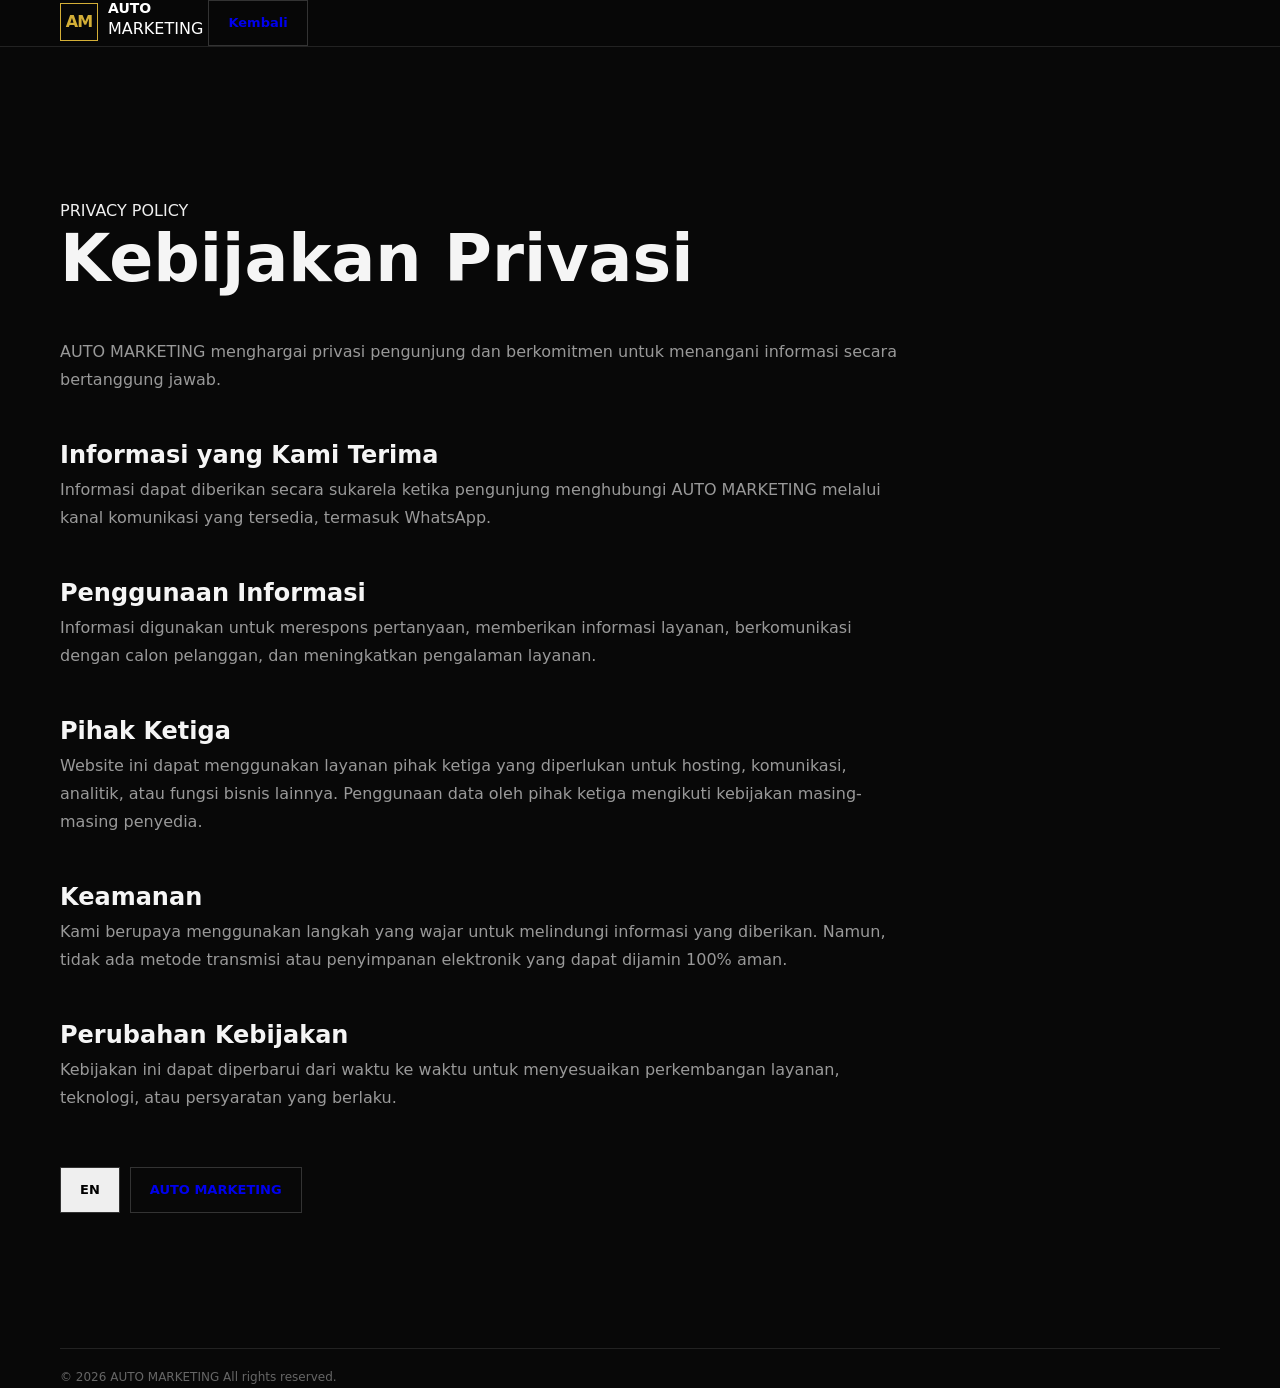
<file: privacy.html>
<!DOCTYPE html>
<html lang="id">

<head>

    <meta charset="UTF-8">

    <meta
        name="viewport"
        content="width=device-width, initial-scale=1.0"
    >

    <title>Privacy Policy — AUTO MARKETING</title>

    <meta
        name="description"
        content="Privacy Policy for AUTO MARKETING."
    >

    <meta
        name="theme-color"
        content="#050505"
    >

    <link
        rel="icon"
        href="favicon.svg"
        type="image/svg+xml"
    >

    <link
        rel="stylesheet"
        href="style.css"
    >

</head>

<body>

<header class="site-header scrolled">

    <div class="container nav-container">

        <a
            href="index.html"
            class="brand"
        >

            <span class="brand-mark">
                AM
            </span>

            <span class="brand-text">
                <strong>AUTO</strong>
                <span>MARKETING</span>
            </span>

        </a>

        <a
            href="index.html"
            class="button button-secondary"
        >
            <span data-id="back">
                Kembali
            </span>
        </a>

    </div>

</header>


<main>

<section
    class="section"
    style="padding-top:150px;"
>

    <div class="container">

        <span
            class="section-kicker"
            id="privacyKicker"
        >
            PRIVACY POLICY
        </span>

        <h1
            id="privacyTitle"
            style="
                color:#f5f5f5;
                font-size:clamp(38px,6vw,65px);
                line-height:1.05;
            "
        >
            Kebijakan Privasi
        </h1>

        <div
            style="
                max-width:850px;
                margin-top:45px;
                color:#999;
            "
            id="privacyContent"
        >

            <p>
                AUTO MARKETING menghargai privasi
                pengunjung dan berkomitmen untuk
                menangani informasi secara bertanggung
                jawab.
            </p>

            <h2
                style="color:#f5f5f5;margin-top:40px;"
            >
                Informasi yang Kami Terima
            </h2>

            <p>
                Informasi dapat diberikan secara sukarela
                ketika pengunjung menghubungi AUTO
                MARKETING melalui kanal komunikasi yang
                tersedia, termasuk WhatsApp.
            </p>

            <h2
                style="color:#f5f5f5;margin-top:40px;"
            >
                Penggunaan Informasi
            </h2>

            <p>
                Informasi digunakan untuk merespons
                pertanyaan, memberikan informasi layanan,
                berkomunikasi dengan calon pelanggan, dan
                meningkatkan pengalaman layanan.
            </p>

            <h2
                style="color:#f5f5f5;margin-top:40px;"
            >
                Pihak Ketiga
            </h2>

            <p>
                Website ini dapat menggunakan layanan pihak
                ketiga yang diperlukan untuk hosting,
                komunikasi, analitik, atau fungsi bisnis
                lainnya. Penggunaan data oleh pihak ketiga
                mengikuti kebijakan masing-masing penyedia.
            </p>

            <h2
                style="color:#f5f5f5;margin-top:40px;"
            >
                Keamanan
            </h2>

            <p>
                Kami berupaya menggunakan langkah yang wajar
                untuk melindungi informasi yang diberikan.
                Namun, tidak ada metode transmisi atau
                penyimpanan elektronik yang dapat dijamin
                100% aman.
            </p>

            <h2
                style="color:#f5f5f5;margin-top:40px;"
            >
                Perubahan Kebijakan
            </h2>

            <p>
                Kebijakan ini dapat diperbarui dari waktu ke
                waktu untuk menyesuaikan perkembangan layanan,
                teknologi, atau persyaratan yang berlaku.
            </p>

        </div>


        <div
            style="
                display:flex;
                gap:10px;
                margin-top:55px;
            "
        >

            <button
                class="button button-secondary"
                id="privacyLanguage"
                type="button"
            >
                EN
            </button>

            <a
                href="index.html"
                class="button button-primary"
            >
                AUTO MARKETING
            </a>

        </div>

    </div>

</section>

</main>


<footer class="site-footer">

    <div class="container">

        <div class="footer-bottom">

            <span>
                © <span id="year">2026</span>
                AUTO MARKETING
            </span>

            <span>
                All rights reserved.
            </span>

        </div>

    </div>

</footer>


<script>

"use strict";

const privacyLanguage =
    document.getElementById("privacyLanguage");

const privacyKicker =
    document.getElementById("privacyKicker");

const privacyTitle =
    document.getElementById("privacyTitle");

const privacyContent =
    document.getElementById("privacyContent");

let language =
    localStorage.getItem(
        "autoMarketingLanguage"
    ) || "id";


const content = {

    id: {

        kicker: "PRIVACY POLICY",

        title: "Kebijakan Privasi",

        button: "EN",

        html: `
            <p>
                AUTO MARKETING menghargai privasi
                pengunjung dan berkomitmen untuk
                menangani informasi secara bertanggung
                jawab.
            </p>

            <h2 style="color:#f5f5f5;margin-top:40px;">
                Informasi yang Kami Terima
            </h2>

            <p>
                Informasi dapat diberikan secara sukarela
                ketika pengunjung menghubungi AUTO
                MARKETING melalui kanal komunikasi yang
                tersedia, termasuk WhatsApp.
            </p>

            <h2 style="color:#f5f5f5;margin-top:40px;">
                Penggunaan Informasi
            </h2>

            <p>
                Informasi digunakan untuk merespons
                pertanyaan, memberikan informasi layanan,
                berkomunikasi dengan calon pelanggan, dan
                meningkatkan pengalaman layanan.
            </p>

            <h2 style="color:#f5f5f5;margin-top:40px;">
                Pihak Ketiga
            </h2>

            <p>
                Website ini dapat menggunakan layanan pihak
                ketiga yang diperlukan untuk hosting,
                komunikasi, analitik, atau fungsi bisnis
                lainnya. Penggunaan data oleh pihak ketiga
                mengikuti kebijakan masing-masing penyedia.
            </p>

            <h2 style="color:#f5f5f5;margin-top:40px;">
                Keamanan
            </h2>

            <p>
                Kami berupaya menggunakan langkah yang wajar
                untuk melindungi informasi yang diberikan.
                Namun, tidak ada metode transmisi atau
                penyimpanan elektronik yang dapat dijamin
                100% aman.
            </p>

            <h2 style="color:#f5f5f5;margin-top:40px;">
                Perubahan Kebijakan
            </h2>

            <p>
                Kebijakan ini dapat diperbarui dari waktu ke
                waktu untuk menyesuaikan perkembangan layanan,
                teknologi, atau persyaratan yang berlaku.
            </p>
        `
    },

    en: {

        kicker: "PRIVACY POLICY",

        title: "Privacy Policy",

        button: "ID",

        html: `
            <p>
                AUTO MARKETING respects visitor privacy
                and is committed to handling information
                responsibly.
            </p>

            <h2 style="color:#f5f5f5;margin-top:40px;">
                Information We Receive
            </h2>

            <p>
                Information may be voluntarily provided
                when visitors contact AUTO MARKETING
                through available communication channels,
                including WhatsApp.
            </p>

            <h2 style="color:#f5f5f5;margin-top:40px;">
                How Information Is Used
            </h2>

            <p>
                Information may be used to respond to
                inquiries, provide service information,
                communicate with prospective customers,
                and improve the service experience.
            </p>

            <h2 style="color:#f5f5f5;margin-top:40px;">
                Third-Party Services
            </h2>

            <p>
                This website may use third-party services
                required for hosting, communication,
                analytics, or other business functions.
                Their handling of information is governed
                by their respective policies.
            </p>

            <h2 style="color:#f5f5f5;margin-top:40px;">
                Security
            </h2>

            <p>
                We take reasonable measures to protect
                information provided to us. However, no
                electronic transmission or storage method
                can be guaranteed to be completely secure.
            </p>

            <h2 style="color:#f5f5f5;margin-top:40px;">
                Policy Changes
            </h2>

            <p>
                This policy may be updated from time to time
                to reflect changes in services, technology,
                or applicable requirements.
            </p>
        `
    }

};


function renderPrivacy() {

    const data =
        content[language] || content.id;

    document.documentElement.lang =
        language;

    privacyKicker.textContent =
        data.kicker;

    privacyTitle.textContent =
        data.title;

    privacyLanguage.textContent =
        data.button;

    privacyContent.innerHTML =
        data.html;

    localStorage.setItem(
        "autoMarketingLanguage",
        language
    );
}


privacyLanguage.addEventListener(
    "click",
    () => {

        language =
            language === "id"
                ? "en"
                : "id";

        renderPrivacy();

    }
);


document.getElementById(
    "year"
).textContent =
    new Date().getFullYear();


renderPrivacy();

</script>

</body>
</html>
</file>
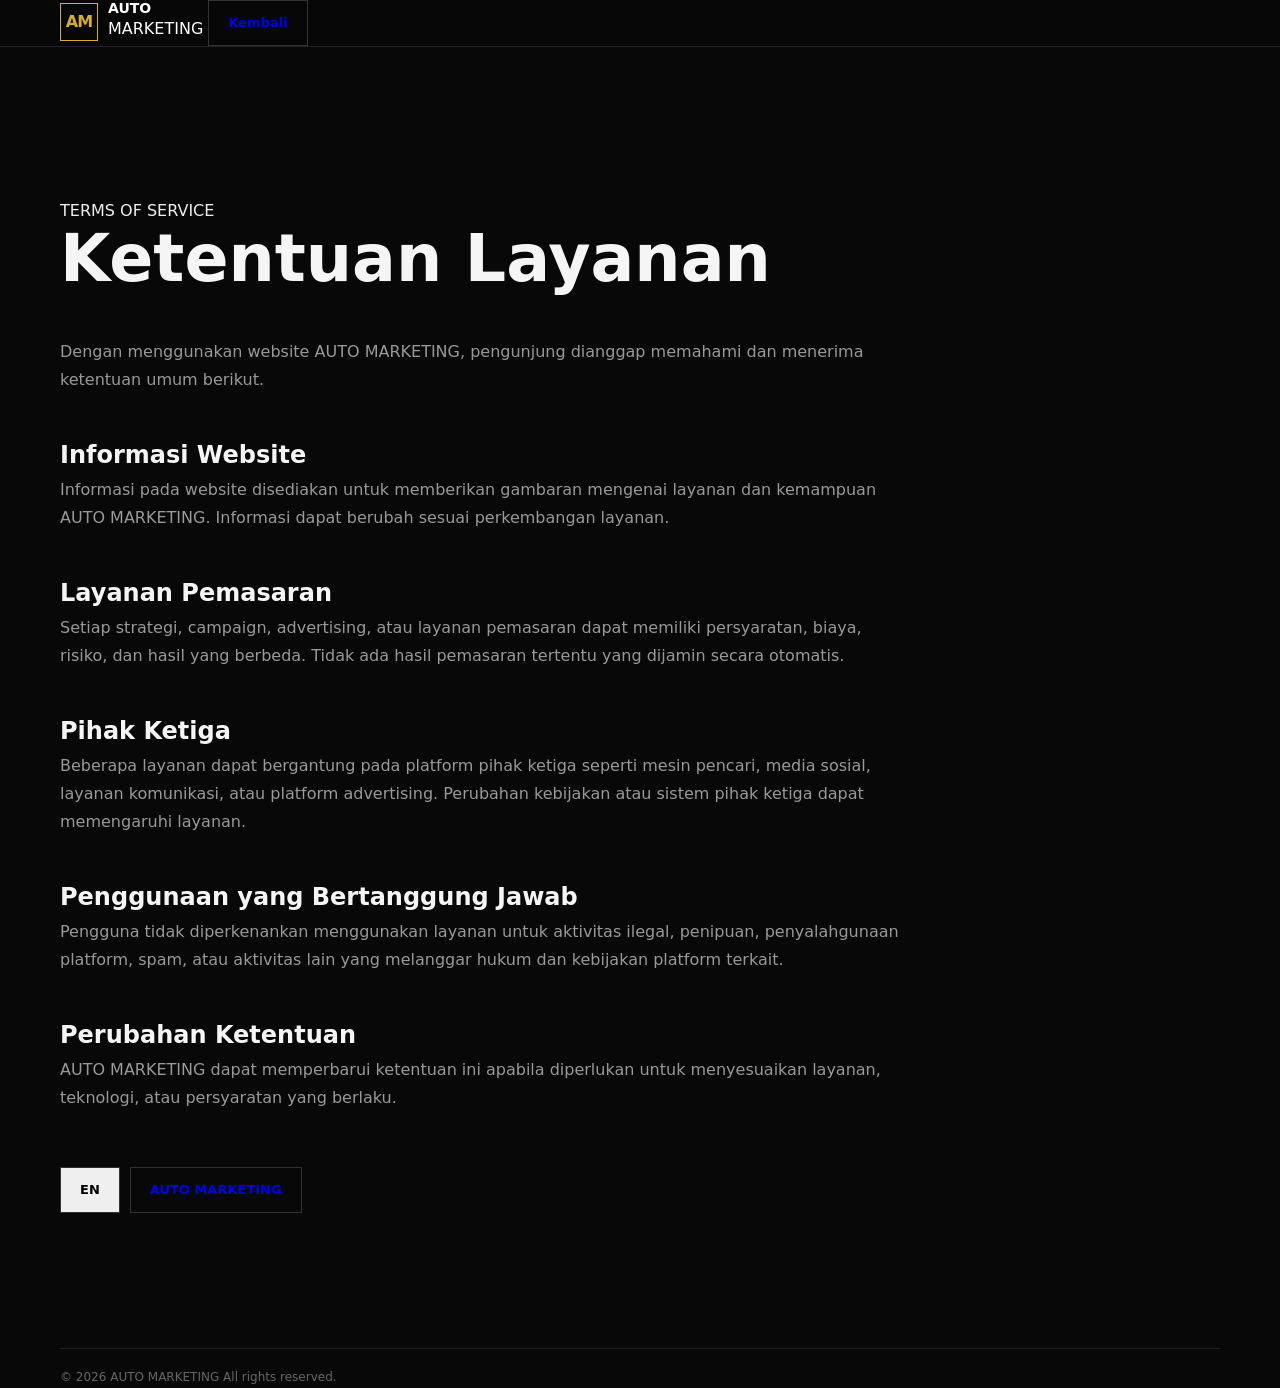
<file: terms.html>
<!DOCTYPE html>
<html lang="id">

<head>

    <meta charset="UTF-8">

    <meta
        name="viewport"
        content="width=device-width, initial-scale=1.0"
    >

    <title>Terms of Service — AUTO MARKETING</title>

    <meta
        name="description"
        content="Terms of Service for AUTO MARKETING."
    >

    <meta
        name="theme-color"
        content="#050505"
    >

    <link
        rel="icon"
        href="favicon.svg"
        type="image/svg+xml"
    >

    <link
        rel="stylesheet"
        href="style.css"
    >

</head>

<body>

<header class="site-header scrolled">

    <div class="container nav-container">

        <a
            href="index.html"
            class="brand"
        >

            <span class="brand-mark">
                AM
            </span>

            <span class="brand-text">
                <strong>AUTO</strong>
                <span>MARKETING</span>
            </span>

        </a>

        <a
            href="index.html"
            class="button button-secondary"
        >
            <span id="backText">
                Kembali
            </span>
        </a>

    </div>

</header>


<main>

<section
    class="section"
    style="padding-top:150px;"
>

    <div class="container">

        <span
            class="section-kicker"
            id="termsKicker"
        >
            TERMS OF SERVICE
        </span>

        <h1
            id="termsTitle"
            style="
                color:#f5f5f5;
                font-size:clamp(38px,6vw,65px);
                line-height:1.05;
            "
        >
            Ketentuan Layanan
        </h1>

        <div
            id="termsContent"
            style="
                max-width:850px;
                margin-top:45px;
                color:#999;
            "
        >

            <p>
                Dengan menggunakan website AUTO MARKETING,
                pengunjung dianggap memahami dan menerima
                ketentuan umum berikut.
            </p>

            <h2
                style="color:#f5f5f5;margin-top:40px;"
            >
                Informasi Website
            </h2>

            <p>
                Informasi pada website disediakan untuk
                memberikan gambaran mengenai layanan dan
                kemampuan AUTO MARKETING. Informasi dapat
                berubah sesuai perkembangan layanan.
            </p>

            <h2
                style="color:#f5f5f5;margin-top:40px;"
            >
                Layanan Pemasaran
            </h2>

            <p>
                Setiap strategi, campaign, advertising,
                atau layanan pemasaran dapat memiliki
                persyaratan, biaya, risiko, dan hasil yang
                berbeda. Tidak ada hasil pemasaran tertentu
                yang dijamin secara otomatis.
            </p>

            <h2
                style="color:#f5f5f5;margin-top:40px;"
            >
                Pihak Ketiga
            </h2>

            <p>
                Beberapa layanan dapat bergantung pada
                platform pihak ketiga seperti mesin pencari,
                media sosial, layanan komunikasi, atau
                platform advertising. Perubahan kebijakan
                atau sistem pihak ketiga dapat memengaruhi
                layanan.
            </p>

            <h2
                style="color:#f5f5f5;margin-top:40px;"
            >
                Penggunaan yang Bertanggung Jawab
            </h2>

            <p>
                Pengguna tidak diperkenankan menggunakan
                layanan untuk aktivitas ilegal, penipuan,
                penyalahgunaan platform, spam, atau aktivitas
                lain yang melanggar hukum dan kebijakan
                platform terkait.
            </p>

            <h2
                style="color:#f5f5f5;margin-top:40px;"
            >
                Perubahan Ketentuan
            </h2>

            <p>
                AUTO MARKETING dapat memperbarui ketentuan
                ini apabila diperlukan untuk menyesuaikan
                layanan, teknologi, atau persyaratan yang
                berlaku.
            </p>

        </div>


        <div
            style="
                display:flex;
                gap:10px;
                margin-top:55px;
            "
        >

            <button
                class="button button-secondary"
                id="termsLanguage"
                type="button"
            >
                EN
            </button>

            <a
                href="index.html"
                class="button button-primary"
            >
                AUTO MARKETING
            </a>

        </div>

    </div>

</section>

</main>


<footer class="site-footer">

    <div class="container">

        <div class="footer-bottom">

            <span>
                © <span id="year">2026</span>
                AUTO MARKETING
            </span>

            <span>
                All rights reserved.
            </span>

        </div>

    </div>

</footer>


<script>

"use strict";

const termsLanguage =
    document.getElementById("termsLanguage");

const termsKicker =
    document.getElementById("termsKicker");

const termsTitle =
    document.getElementById("termsTitle");

const termsContent =
    document.getElementById("termsContent");

let language =
    localStorage.getItem(
        "autoMarketingLanguage"
    ) || "id";


const content = {

    id: {

        kicker: "TERMS OF SERVICE",

        title: "Ketentuan Layanan",

        button: "EN",

        html: `
            <p>
                Dengan menggunakan website AUTO MARKETING,
                pengunjung dianggap memahami dan menerima
                ketentuan umum berikut.
            </p>

            <h2 style="color:#f5f5f5;margin-top:40px;">
                Informasi Website
            </h2>

            <p>
                Informasi pada website disediakan untuk
                memberikan gambaran mengenai layanan dan
                kemampuan AUTO MARKETING. Informasi dapat
                berubah sesuai perkembangan layanan.
            </p>

            <h2 style="color:#f5f5f5;margin-top:40px;">
                Layanan Pemasaran
            </h2>

            <p>
                Setiap strategi, campaign, advertising,
                atau layanan pemasaran dapat memiliki
                persyaratan, biaya, risiko, dan hasil yang
                berbeda. Tidak ada hasil pemasaran tertentu
                yang dijamin secara otomatis.
            </p>

            <h2 style="color:#f5f5f5;margin-top:40px;">
                Pihak Ketiga
            </h2>

            <p>
                Beberapa layanan dapat bergantung pada
                platform pihak ketiga seperti mesin pencari,
                media sosial, layanan komunikasi, atau
                platform advertising. Perubahan kebijakan
                atau sistem pihak ketiga dapat memengaruhi
                layanan.
            </p>

            <h2 style="color:#f5f5f5;margin-top:40px;">
                Penggunaan yang Bertanggung Jawab
            </h2>

            <p>
                Pengguna tidak diperkenankan menggunakan
                layanan untuk aktivitas ilegal, penipuan,
                penyalahgunaan platform, spam, atau aktivitas
                lain yang melanggar hukum dan kebijakan
                platform terkait.
            </p>

            <h2 style="color:#f5f5f5;margin-top:40px;">
                Perubahan Ketentuan
            </h2>

            <p>
                AUTO MARKETING dapat memperbarui ketentuan
                ini apabila diperlukan untuk menyesuaikan
                layanan, teknologi, atau persyaratan yang
                berlaku.
            </p>
        `
    },

    en: {

        kicker: "TERMS OF SERVICE",

        title: "Terms of Service",

        button: "ID",

        html: `
            <p>
                By using the AUTO MARKETING website,
                visitors acknowledge and accept the
                following general terms.
            </p>

            <h2 style="color:#f5f5f5;margin-top:40px;">
                Website Information
            </h2>

            <p>
                Information on this website is provided
                to describe AUTO MARKETING services and
                capabilities. Information may change as
                our services evolve.
            </p>

            <h2 style="color:#f5f5f5;margin-top:40px;">
                Marketing Services
            </h2>

            <p>
                Each marketing strategy, campaign,
                advertising activity, or service may have
                different requirements, costs, risks, and
                outcomes. Specific marketing results are
                not automatically guaranteed.
            </p>

            <h2 style="color:#f5f5f5;margin-top:40px;">
                Third-Party Platforms
            </h2>

            <p>
                Some services may depend on third-party
                platforms such as search engines, social
                networks, communication services, or
                advertising platforms. Changes to third-party
                policies or systems may affect service
                availability or performance.
            </p>

            <h2 style="color:#f5f5f5;margin-top:40px;">
                Responsible Use
            </h2>

            <p>
                Users must not use our services for illegal
                activities, fraud, platform abuse, spam, or
                any activity that violates applicable law or
                the policies of relevant platforms.
            </p>

            <h2 style="color:#f5f5f5;margin-top:40px;">
                Changes to These Terms
            </h2>

            <p>
                AUTO MARKETING may update these terms when
                necessary to reflect changes in services,
                technology, or applicable requirements.
            </p>
        `
    }

};


function renderTerms() {

    const data =
        content[language] || content.id;

    document.documentElement.lang =
        language;

    termsKicker.textContent =
        data.kicker;

    termsTitle.textContent =
        data.title;

    termsLanguage.textContent =
        data.button;

    termsContent.innerHTML =
        data.html;

    localStorage.setItem(
        "autoMarketingLanguage",
        language
    );
}


termsLanguage.addEventListener(
    "click",
    () => {

        language =
            language === "id"
                ? "en"
                : "id";

        renderTerms();

    }
);


document.getElementById(
    "year"
).textContent =
    new Date().getFullYear();


renderTerms();

</script>

</body>
</html>
</file>
<file: style.css>
* {
  box-sizing: border-box;
  margin: 0;
  padding: 0;
}

html {
  scroll-behavior: smooth;
  scroll-padding-top: 82px;
}

body {
  background: #080808;
  color: #eeeeee;
  font-family: Inter, system-ui, -apple-system, BlinkMacSystemFont, "Segoe UI", sans-serif;
  line-height: 1.75;
  min-width: 320px;
}

body,
button,
input,
textarea {
  -webkit-tap-highlight-color: transparent;
}

button,
input,
textarea {
  font: inherit;
}

a {
  -webkit-tap-highlight-color: transparent;
}

img {
  max-width: 100%;
  display: block;
}

/* =========================
   GLOBAL
========================= */

.container {
  width: min(1160px, calc(100% - 40px));
  margin-inline: auto;
}

.narrow {
  max-width: 900px;
}

.section {
  padding: 100px 0;
  scroll-margin-top: 82px;
}

.dark-section {
  background: #101010;
  border-top: 1px solid #1d1d1d;
  border-bottom: 1px solid #1d1d1d;
}

.soft-section {
  background: #f2f0e9;
  color: #151515;
}

.section-head {
  max-width: 860px;
  margin-bottom: 42px;
}

.section-head h2 {
  font-size: clamp(31px, 4vw, 50px);
  line-height: 1.13;
  letter-spacing: -1.2px;
  margin: 12px 0 17px;
}

.section-head p {
  color: #999999;
  font-size: 17px;
}

.soft-section .section-head p,
.soft-section .service-card p {
  color: #555555;
}

.eyebrow,
.panel-label {
  display: inline-block;
  color: #d4af37;
  font-size: 11px;
  font-weight: 800;
  letter-spacing: 2.4px;
}

.hidden {
  display: none !important;
}

/* =========================
   HEADER
========================= */

.site-header {
  position: sticky;
  top: 0;
  z-index: 1000;
  background: rgba(8, 8, 8, 0.92);
  backdrop-filter: blur(14px);
  -webkit-backdrop-filter: blur(14px);
  border-bottom: 1px solid #222222;
}

.nav-wrap {
  min-height: 72px;
  display: flex;
  align-items: center;
  justify-content: space-between;
  gap: 20px;
}

.brand {
  display: inline-flex;
  align-items: center;
  gap: 10px;
  color: #ffffff;
  text-decoration: none;
  flex-shrink: 0;
}

.brand-mark {
  display: grid;
  place-items: center;
  width: 38px;
  height: 38px;
  border: 1px solid #d4af37;
  color: #d4af37;
  font-weight: 800;
  letter-spacing: -1px;
}

.brand strong {
  display: block;
  font-size: 14px;
  line-height: 1;
}

.brand small {
  display: block;
  color: #d4af37;
  font-size: 9px;
  letter-spacing: 3px;
  margin-top: 5px;
}

.nav {
  display: flex;
  align-items: center;
  justify-content: flex-end;
  gap: 22px;
}

.nav a {
  position: relative;
  color: #bbbbbb;
  text-decoration: none;
  font-size: 13px;
  padding: 8px 0;
  transition:
    color 0.2s ease,
    opacity 0.2s ease;
}

.nav a:hover,
.nav a:focus-visible {
  color: #ffffff;
}

.nav a.active {
  color: #d4af37;
}

.nav-cta {
  border: 1px solid #d4af37 !important;
  color: #d4af37 !important;
  padding: 8px 13px !important;
}

.nav-cta:hover,
.nav-cta:focus-visible {
  background: #d4af37;
  color: #080808 !important;
}

.menu-toggle {
  display: none;
  width: 44px;
  height: 44px;
  align-items: center;
  justify-content: center;
  background: transparent;
  border: 1px solid transparent;
  color: #ffffff;
  font-size: 25px;
  cursor: pointer;
}

.menu-toggle:hover,
.menu-toggle:focus-visible {
  border-color: #d4af37;
  color: #d4af37;
  outline: none;
}

/* =========================
   HERO
========================= */

.hero {
  padding: 105px 0 90px;
  background:
    radial-gradient(
      circle at 75% 20%,
      rgba(212, 175, 55, 0.11),
      transparent 35%
    ),
    #080808;
}

.hero-grid {
  display: grid;
  grid-template-columns: 1.2fr 0.8fr;
  gap: 70px;
  align-items: center;
}

.hero h1 {
  font-size: clamp(40px, 6vw, 72px);
  line-height: 1.06;
  letter-spacing: -2px;
  margin: 18px 0;
}

.hero h1 span,
h2 span {
  color: #d4af37;
}

.hero p {
  color: #aaaaaa;
  font-size: 17px;
}

.hero-lead {
  font-size: 21px !important;
  color: #dddddd !important;
}

.hero-note {
  margin-top: 18px;
  color: #777777;
  font-size: 12px;
}

.hero-panel {
  border: 1px solid #2b2b2b;
  background: linear-gradient(145deg, #111111, #0b0b0b);
  padding: 28px;
}

.hero-panel p {
  color: #999999;
}

.flow {
  display: flex;
  flex-direction: column;
  gap: 7px;
  margin: 25px 0;
}

.flow span {
  padding: 11px 13px;
  border-left: 2px solid #d4af37;
  background: #151515;
  color: #dddddd;
}

.flow b {
  color: #d4af37;
  text-align: center;
}

/* =========================
   BUTTON
========================= */

.button-row {
  display: flex;
  flex-wrap: wrap;
  gap: 12px;
  margin-top: 30px;
}

.button {
  display: inline-flex;
  justify-content: center;
  align-items: center;
  min-height: 46px;
  padding: 0 19px;
  text-decoration: none;
  font-weight: 700;
  font-size: 13px;
  border: 1px solid #333333;
  cursor: pointer;
  transition:
    background 0.2s ease,
    color 0.2s ease,
    border-color 0.2s ease,
    transform 0.2s ease,
    opacity 0.2s ease;
}

.button:hover {
  transform: translateY(-1px);
}

.button:active {
  transform: translateY(0);
}

.button:focus-visible {
  outline: 2px solid #d4af37;
  outline-offset: 3px;
}

.primary {
  background: #d4af37;
  color: #080808;
  border-color: #d4af37;
}

.primary:hover {
  background: #e2c158;
  border-color: #e2c158;
}

.secondary {
  color: #eeeeee;
  background: transparent;
}

.secondary:hover {
  border-color: #d4af37;
  color: #d4af37;
}

.button:disabled {
  cursor: not-allowed;
  opacity: 0.55;
  transform: none;
}

/* =========================
   CARDS
========================= */

.cards {
  display: grid;
  gap: 18px;
}

.cards.four {
  grid-template-columns: repeat(4, 1fr);
}

.cards.three {
  grid-template-columns: repeat(3, 1fr);
}

.cards.two {
  grid-template-columns: repeat(2, 1fr);
}

.two-col {
  display: grid;
  grid-template-columns: 1fr 1fr;
  gap: 22px;
}

.text-card,
.problem-card,
.service-card,
.mini-card {
  border: 1px solid #292929;
  padding: 30px;
  background: #0d0d0d;
}

.text-card h3,
.problem-card h3,
.service-card h3 {
  margin-top: 0;
}

.text-card p,
.problem-card p,
.service-card p,
.mini-card p {
  color: #999999;
}

.problem-card {
  background: #111111;
}

.info-card {
  border: 1px solid #292929;
  padding: 28px;
  background: #0b0b0b;
}

.info-card b,
.step > span {
  color: #d4af37;
  font-size: 12px;
  letter-spacing: 2px;
}

.info-card h3 {
  margin: 13px 0 7px;
}

.info-card p {
  color: #999999;
  margin-bottom: 0;
}

.service-card {
  background: #ffffff;
  border-color: #d7d4cc;
}

.service-card p {
  margin-bottom: 0;
}

.mini-card {
  background: #ffffff;
  border-color: #dddddd;
  color: #111111;
}

.mini-card p {
  color: #666666;
  margin-bottom: 0;
}

/* =========================
   TIMELINE
========================= */

.timeline {
  border-left: 1px solid #333333;
  margin-left: 10px;
}

.step {
  display: grid;
  grid-template-columns: 70px 1fr;
  gap: 18px;
  padding: 0 0 38px 28px;
  position: relative;
}

.step > span {
  position: relative;
}

.step h3 {
  margin: 0 0 5px;
}

.step p {
  color: #999999;
  margin: 0;
}

/* =========================
   EXAMPLE
========================= */

.example-grid {
  display: grid;
  grid-template-columns: 1fr 0.8fr;
  gap: 70px;
  align-items: center;
}

.example-copy p {
  color: #aaaaaa;
}

.example-flow {
  border: 1px solid #2b2b2b;
  padding: 25px;
}

.example-flow div {
  padding: 13px;
  background: #121212;
  border-left: 2px solid #d4af37;
}

.example-flow i {
  display: block;
  text-align: center;
  color: #d4af37;
  font-style: normal;
}

/* =========================
   AM+
========================= */

.split-box {
  display: grid;
  grid-template-columns: 1fr 60px 1fr;
  align-items: center;
  border: 1px solid #303030;
  background: #0b0b0b;
  padding: 35px;
}

.box-tag {
  font-size: 11px;
  letter-spacing: 2px;
  color: #aaaaaa;
}

.box-tag.gold {
  color: #d4af37;
}

.split-box h3 {
  font-size: 24px;
}

.split-box p {
  color: #999999;
}

.connector {
  text-align: center;
  color: #d4af37;
  font-size: 30px;
}

.text-link {
  display: inline-block;
  color: #d4af37;
  text-decoration: none;
  font-weight: 700;
  margin-top: 8px;
}

.text-link:hover,
.text-link:focus-visible {
  color: #f0d36c;
  text-decoration: underline;
}

/* =========================
   FAQ
========================= */

.faq {
  border-top: 1px solid #292929;
}

.faq details {
  border-bottom: 1px solid #292929;
  padding: 20px 0;
}

.faq summary {
  cursor: pointer;
  font-weight: 700;
  font-size: 17px;
  color: #eeeeee;
  list-style-position: outside;
}

.faq summary:hover {
  color: #d4af37;
}

.faq summary:focus-visible {
  outline: 2px solid #d4af37;
  outline-offset: 4px;
}

.faq p {
  color: #999999;
  max-width: 800px;
  margin-top: 12px;
}

/* =========================
   FORM
========================= */

.form-section {
  background: #0d0d0d;
}

.form-layout {
  display: grid;
  grid-template-columns: 0.8fr 1.2fr;
  gap: 55px;
  align-items: start;
}

.form-intro p {
  color: #999999;
}

.intake-form {
  border: 1px solid #2b2b2b;
  padding: 28px;
  background: #0a0a0a;
}

.form-grid {
  display: grid;
  grid-template-columns: 1fr 1fr;
  gap: 18px;
}

.form-grid label {
  display: block;
  font-size: 12px;
  color: #aaaaaa;
}

.form-grid label.full {
  grid-column: 1 / -1;
}

.form-grid input,
.form-grid textarea {
  display: block;
  width: 100%;
  margin-top: 6px;
  background: #111111;
  border: 1px solid #333333;
  border-radius: 0;
  color: #ffffff;
  padding: 12px;
  font: inherit;
  outline: none;
  transition:
    border-color 0.2s ease,
    background 0.2s ease;
}

.form-grid textarea {
  resize: vertical;
  min-height: 90px;
}

.form-grid input:focus,
.form-grid textarea:focus {
  border-color: #d4af37;
  background: #151515;
}

.form-grid input::placeholder,
.form-grid textarea::placeholder {
  color: #666666;
}

.form-submit {
  width: 100%;
  margin-top: 20px;
}

.form-status {
  min-height: 24px;
  margin-top: 12px;
  color: #d4af37;
  font-size: 13px;
}

.form-status.success {
  color: #6fd08c;
}

.form-status.error {
  color: #ff7777;
}

.form-status.info {
  color: #d4af37;
}

/* =========================
   FOOTER
========================= */

.footer {
  border-top: 1px solid #222222;
  padding: 55px 0 20px;
}

.footer-grid {
  display: grid;
  grid-template-columns: 1.5fr 0.7fr 0.8fr;
  gap: 50px;
}

.footer-grid p {
  color: #777777;
  max-width: 440px;
}

.footer-grid > div > b {
  display: block;
  margin-bottom: 12px;
}

.footer-grid > div:not(:first-child) {
  display: flex;
  flex-direction: column;
  gap: 8px;
}

.footer-grid a {
  color: #999999;
  text-decoration: none;
}

.footer-grid a:hover,
.footer-grid a:focus-visible {
  color: #d4af37;
}

.footer-bottom {
  border-top: 1px solid #222222;
  margin-top: 35px;
  padding-top: 18px;
  color: #666666;
  font-size: 12px;
}

/* =========================
   REVEAL
   Aman jika JS gagal.
========================= */

.reveal {
  opacity: 1;
  transform: none;
}

/*
 * Setelah JS aktif, html diberi class js.
 * Barulah animasi reveal digunakan.
 */
.js .reveal {
  opacity: 0;
  transform: translateY(18px);
  transition:
    opacity 0.6s ease,
    transform 0.6s ease;
}

.js .reveal.visible {
  opacity: 1;
  transform: none;
}

/* =========================
   MOBILE NAV
========================= */

@media (max-width: 900px) {

  .nav {
    display: none;
    position: absolute;
    top: 72px;
    left: 0;
    right: 0;
    background: #0a0a0a;
    border-bottom: 1px solid #222222;
    padding: 18px 20px;
    flex-direction: column;
    align-items: stretch;
    gap: 4px;
  }

  .nav.open {
    display: flex;
  }

  .nav a {
    width: 100%;
    padding: 12px 8px;
  }

  .nav-cta {
    text-align: center;
    margin-top: 7px;
  }

  .menu-toggle {
    display: flex;
  }

  .hero-grid,
  .example-grid,
  .form-layout {
    grid-template-columns: 1fr;
  }

  .cards.four,
  .cards.three {
    grid-template-columns: 1fr 1fr;
  }

  .split-box {
    grid-template-columns: 1fr;
  }

  .connector {
    padding: 10px 0;
  }

  .two-col,
  .cards.two {
    grid-template-columns: 1fr;
  }

  .footer-grid {
    grid-template-columns: 1fr 1fr;
  }

  .hero {
    padding-top: 70px;
  }
}

@media (max-width: 560px) {

  .container {
    width: min(100% - 28px, 1160px);
  }

  .section {
    padding: 75px 0;
  }

  .cards.four,
  .cards.three,
  .form-grid,
  .footer-grid {
    grid-template-columns: 1fr;
  }

  .form-grid label.full {
    grid-column: auto;
  }

  .hero h1 {
    font-size: 42px;
  }

  .hero-lead {
    font-size: 18px !important;
  }

  .button-row {
    flex-direction: column;
  }

  .button {
    width: 100%;
  }

  .split-box {
    padding: 24px;
  }

  .nav-wrap {
    min-height: 64px;
  }

  .nav {
    top: 64px;
  }

  .step {
    grid-template-columns: 50px 1fr;
    padding-left: 18px;
  }
}

/* =========================
   REDUCED MOTION
========================= */

@media (prefers-reduced-motion: reduce) {

  html {
    scroll-behavior: auto;
  }

  *,
  *::before,
  *::after {
    transition-duration: 0.01ms !important;
    animation-duration: 0.01ms !important;
    animation-iteration-count: 1 !important;
  }

  .js .reveal {
    opacity: 1;
    transform: none;
  }
}
/* =========================================================
   AUTO MARKETING
   LOCAL ARABIC FONT
   Noto Sans Arabic
   ========================================================= */

@font-face {
  font-family: "AM Noto Sans Arabic";
  src: url("./fonts/notoSansArabic-Regular.woff2") format("woff2");
  font-style: normal;
  font-weight: 400;
  font-display: swap;
}


/* =========================================================
   ARABIC GLOBAL
   ========================================================= */

html[dir="rtl"],
html[dir="rtl"] body {
  font-family: "AM Noto Sans Arabic", sans-serif;
}


/* =========================================================
   ARABIC HEADINGS
   ========================================================= */

html[dir="rtl"] h1,
html[dir="rtl"] h2,
html[dir="rtl"] h3,
html[dir="rtl"] h4,
html[dir="rtl"] h5,
html[dir="rtl"] h6 {
  font-family: "AM Noto Sans Arabic", sans-serif;
}


/* =========================================================
   ARABIC NAVIGATION
   ========================================================= */

html[dir="rtl"] nav,
html[dir="rtl"] .nav-wrap,
html[dir="rtl"] .nav {
  font-family: "AM Noto Sans Arabic", sans-serif;
}


/* =========================================================
   ARABIC CONTENT
   ========================================================= */

html[dir="rtl"] p,
html[dir="rtl"] li,
html[dir="rtl"] label,
html[dir="rtl"] span,
html[dir="rtl"] a {
  font-family: "AM Noto Sans Arabic", sans-serif;
}


/* =========================================================
   ARABIC FORM / BUTTON
   ========================================================= */

html[dir="rtl"] button,
html[dir="rtl"] input,
html[dir="rtl"] textarea,
html[dir="rtl"] select {
  font-family: "AM Noto Sans Arabic", sans-serif;
}
</file>
